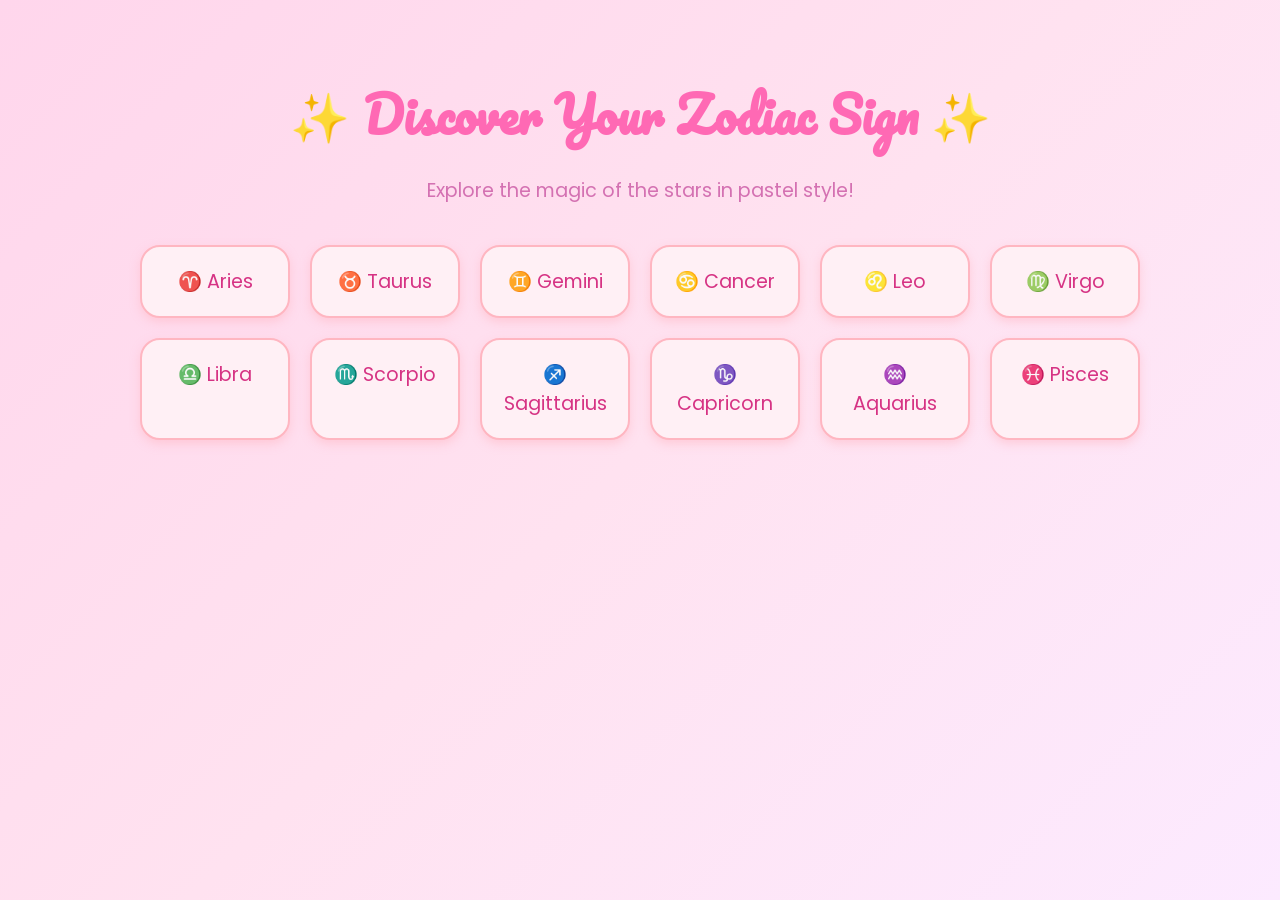
<file: index.html>
<!DOCTYPE html>
<html lang="en">
<head>
  <meta charset="UTF-8" />
  <meta name="viewport" content="width=device-width, initial-scale=1.0" />
  <title>Zodiac Signs</title>
  <link rel="stylesheet" href="style.css" />
  <link href="https://fonts.googleapis.com/css2?family=Pacifico&family=Poppins:wght@300;500&display=swap" rel="stylesheet">
</head>
<body class="girly">
  <div class="container">
    <header>
      <h1>✨ Discover Your Zodiac Sign ✨</h1>
      <p>Explore the magic of the stars in pastel style!</p>
    </header>

    <section class="sign-grid">
      <a href="aries.html" class="sign-card">♈ Aries</a>
      <a href="taurus.html" class="sign-card">♉ Taurus</a>
      <a href="gemini.html" class="sign-card">♊ Gemini</a>
      <a href="cancer.html" class="sign-card">♋ Cancer</a>
      <a href="leo.html" class="sign-card">♌ Leo</a>
      <a href="virgo.html" class="sign-card">♍ Virgo</a>
      <a href="libra.html" class="sign-card">♎ Libra</a>
      <a href="scorpio.html" class="sign-card">♏ Scorpio</a>
      <a href="sagittarius.html" class="sign-card">♐ Sagittarius</a>
      <a href="capricorn.html" class="sign-card">♑ Capricorn</a>
      <a href="aquarius.html" class="sign-card">♒ Aquarius</a>
      <a href="pisces.html" class="sign-card">♓ Pisces</a>
    </section>
  </div>
</body>
</html>
</file>
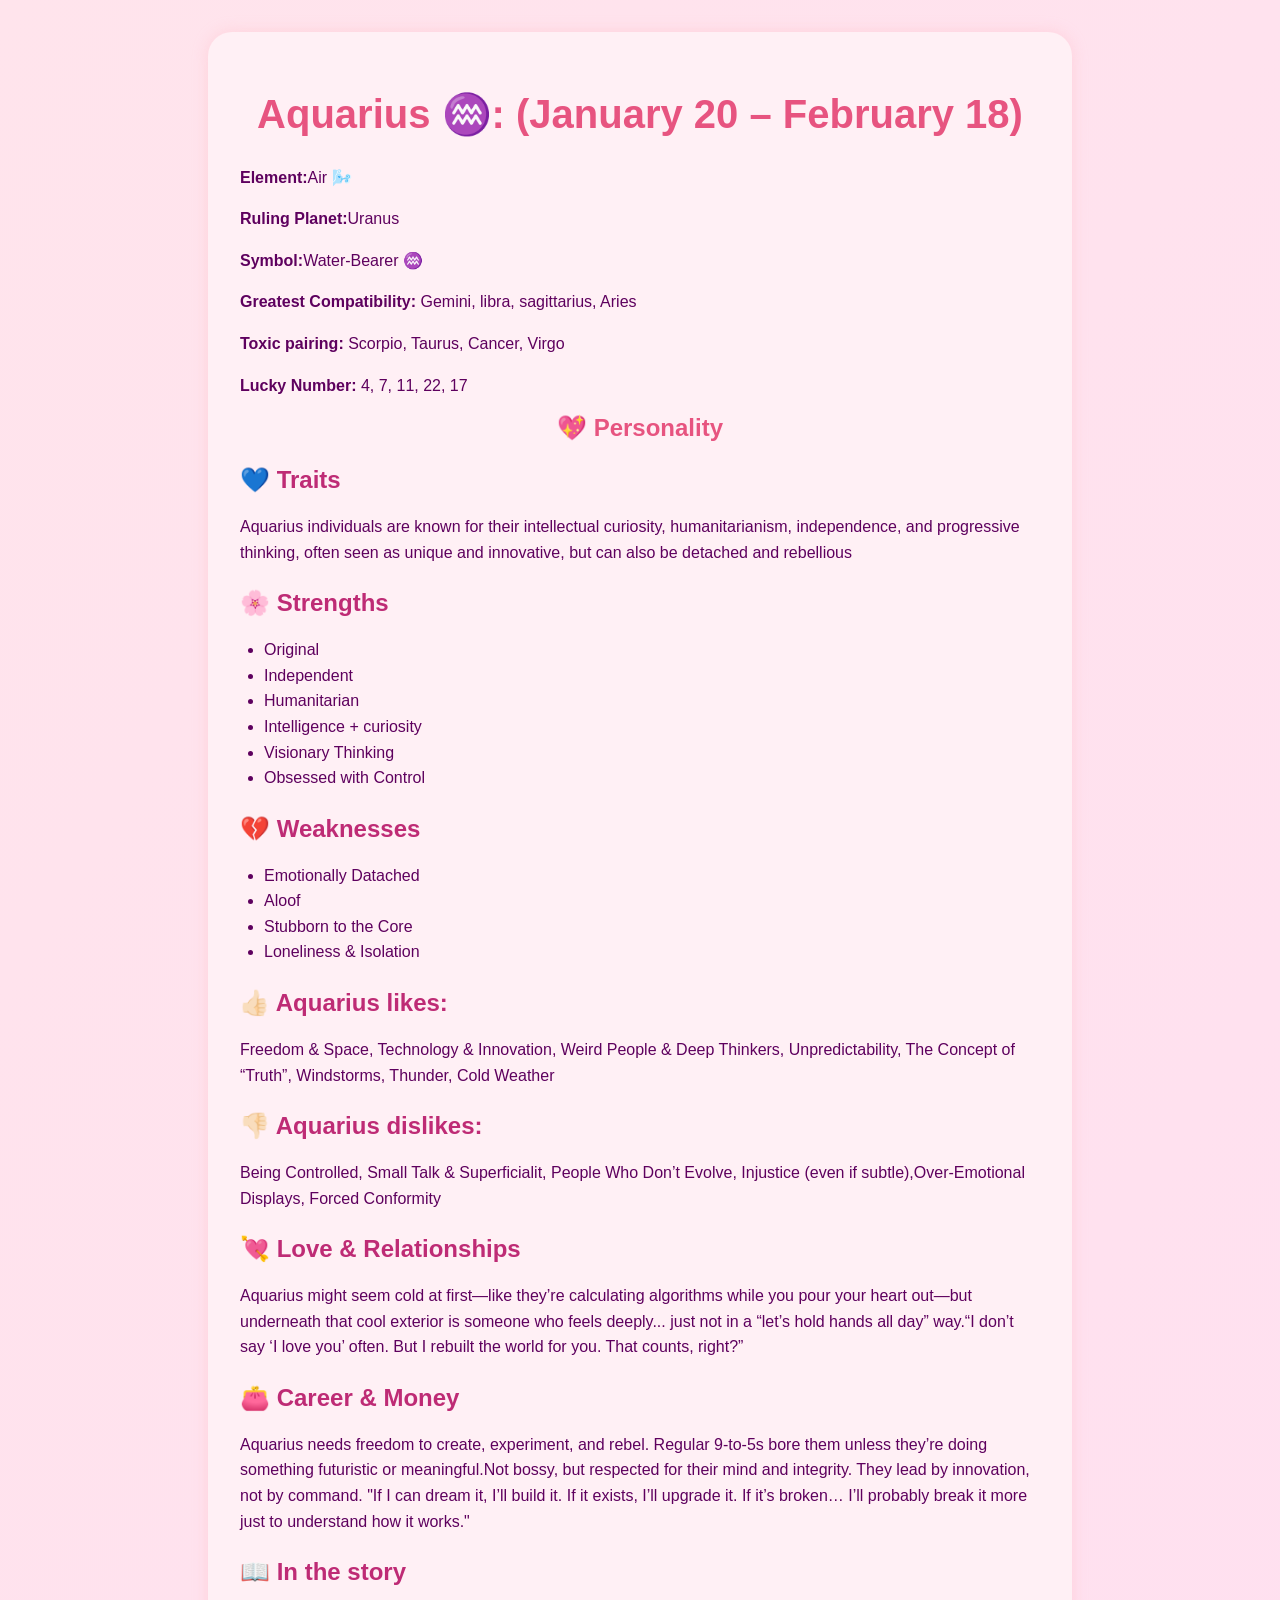
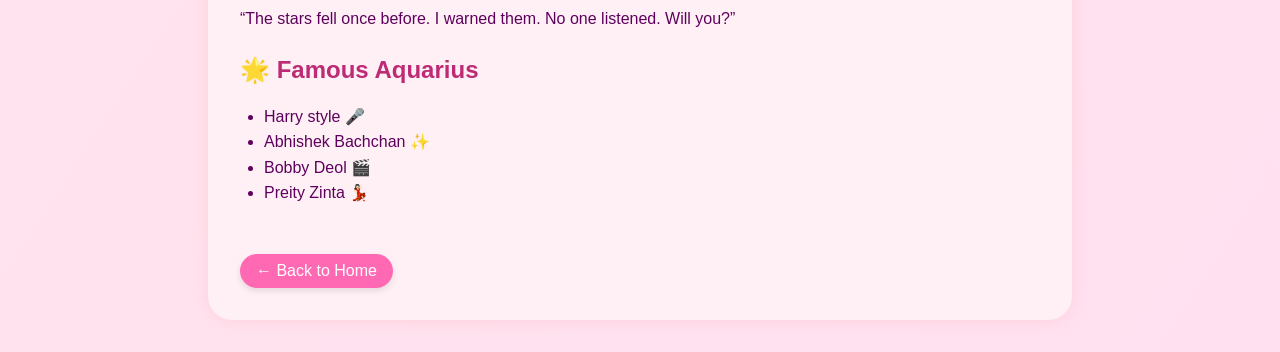
<file: aquarius.html>
<!DOCTYPE html>
<html lang="en">
<head>
  <meta charset="UTF-8" />
  <meta name="viewport" content="width=device-width, initial-scale=1.0"/>
  <title>Gemini - Zodiac Sign</title>
  <style>
    body {
      font-family: 'Quicksand', sans-serif;
      background: linear-gradient(to bottom right, #ffe4ec, #ffe0f0);
      color: #5e005e;
      margin: 0;
      padding: 2rem;
    }

    .container {
      max-width: 800px;
      margin: auto;
      background: #fff0f5;
      padding: 2rem;
      border-radius: 24px;
      box-shadow: 0 0 15px rgba(255, 182, 193, 0.4);
    }

    h1 {
      color: #e75480;
      text-align: center;
      font-size: 2.5rem;
    }

    h2 {
      margin-top: 1.5rem;
      color: #be2b75;
      font-size: 1.4rem;
    }

    p, li {
      font-size: 1rem;
      line-height: 1.6;
    }

    ul {
      padding-left: 1.5rem;
    }

    a {
      display: inline-block;
      margin-top: 2rem;
      text-decoration: none;
      color: #fff;
      background-color: #ff69b4;
      padding: 0.5rem 1rem;
      border-radius: 20px;
      box-shadow: 0 3px 6px rgba(0,0,0,0.1);
      transition: background-color 0.3s;
    }

    a:hover {
      background-color: #ff1493;
    }

    .emoji {
      font-size: 1.5rem;
    }
  </style>
</head>
<body>
  <div class="container">
    <h1> Aquarius ♒️: (January 20 – February 18)</h1>
    <p><strong>Element:</strong>Air 🌬️ </p>
    
    <p><strong>Ruling Planet:</strong>Uranus </p>
    <p><strong>Symbol:</strong>Water-Bearer ♒️ </p>
    <p><strong>Greatest Compatibility:</strong> Gemini, libra, sagittarius, Aries</p>
    <p><strong>Toxic pairing:</strong> Scorpio, Taurus, Cancer, Virgo</p>
    <p><strong>Lucky Number:</strong> 4, 7, 11, 22, 17</p>

    <h1 class="emoji">💖 Personality</h1>
    <h2 class="emoji">💙 Traits</h2>
    <p>Aquarius individuals are known for their intellectual curiosity, humanitarianism, independence, and progressive thinking, often seen as unique and innovative, but can also be detached and rebellious</p>

    <h2 class="emoji">🌸 Strengths</h2>
    <ul>
      <li>Original</li>
      <li>Independent</li>
      <li>Humanitarian</li>
      <li>Intelligence + curiosity</li>
      <li>Visionary Thinking</li>
      <li>Obsessed with Control </li>
    </ul>

    <h2 class="emoji">💔 Weaknesses</h2>
      <ul>
      <li>Emotionally Datached</li>
      <li>Aloof</li>
      <li>Stubborn to the Core</li>
      <li>Loneliness & Isolation</li>
    </ul>
    <h2 class="emoji">👍🏻 Aquarius likes:</h2>
    <p>Freedom & Space,  Technology & Innovation, Weird People & Deep Thinkers, Unpredictability, The Concept of “Truth”, Windstorms, Thunder, Cold Weather</p>
    <h2 class="emoji">👎🏻 Aquarius dislikes:</h2>
    <p>Being Controlled, Small Talk & Superficialit, People Who Don’t Evolve, Injustice (even if subtle),Over-Emotional Displays,  Forced Conformity</p>

    <h2 class="emoji">💘 Love & Relationships</h2>
    <p>Aquarius might seem cold at first—like they’re calculating algorithms while you pour your heart out—but underneath that cool exterior is someone who feels deeply... just not in a “let’s hold hands all day” way.“I don’t say ‘I love you’ often. But I rebuilt the world for you. That counts, right?”
    </p>

    <h2 class="emoji">👛 Career & Money</h2>
    <p>Aquarius needs freedom to create, experiment, and rebel. Regular 9-to-5s bore them unless they’re doing something futuristic or meaningful.Not bossy, but respected for their mind and integrity. They lead by innovation, not by command.
      "If I can dream it, I’ll build it. If it exists, I’ll upgrade it. If it’s broken… I’ll probably break it more just to understand how it works."
    </p>
    <h2 class="emoji">📖 In the story</h2><p>“The stars fell once before. I warned them. No one listened. Will you?”</p>

    <h2 class="emoji">🌟 Famous Aquarius</h2>
    <ul>
      <li>Harry style 🎤</li>
      <li>Abhishek Bachchan ✨</li>
      <li>Bobby Deol 🎬</li>
      <li>Preity Zinta 💃🏻

      </li>
    </ul>

    <a href="index.html">← Back to Home</a>
  </div>
</body>
</html>
</file>
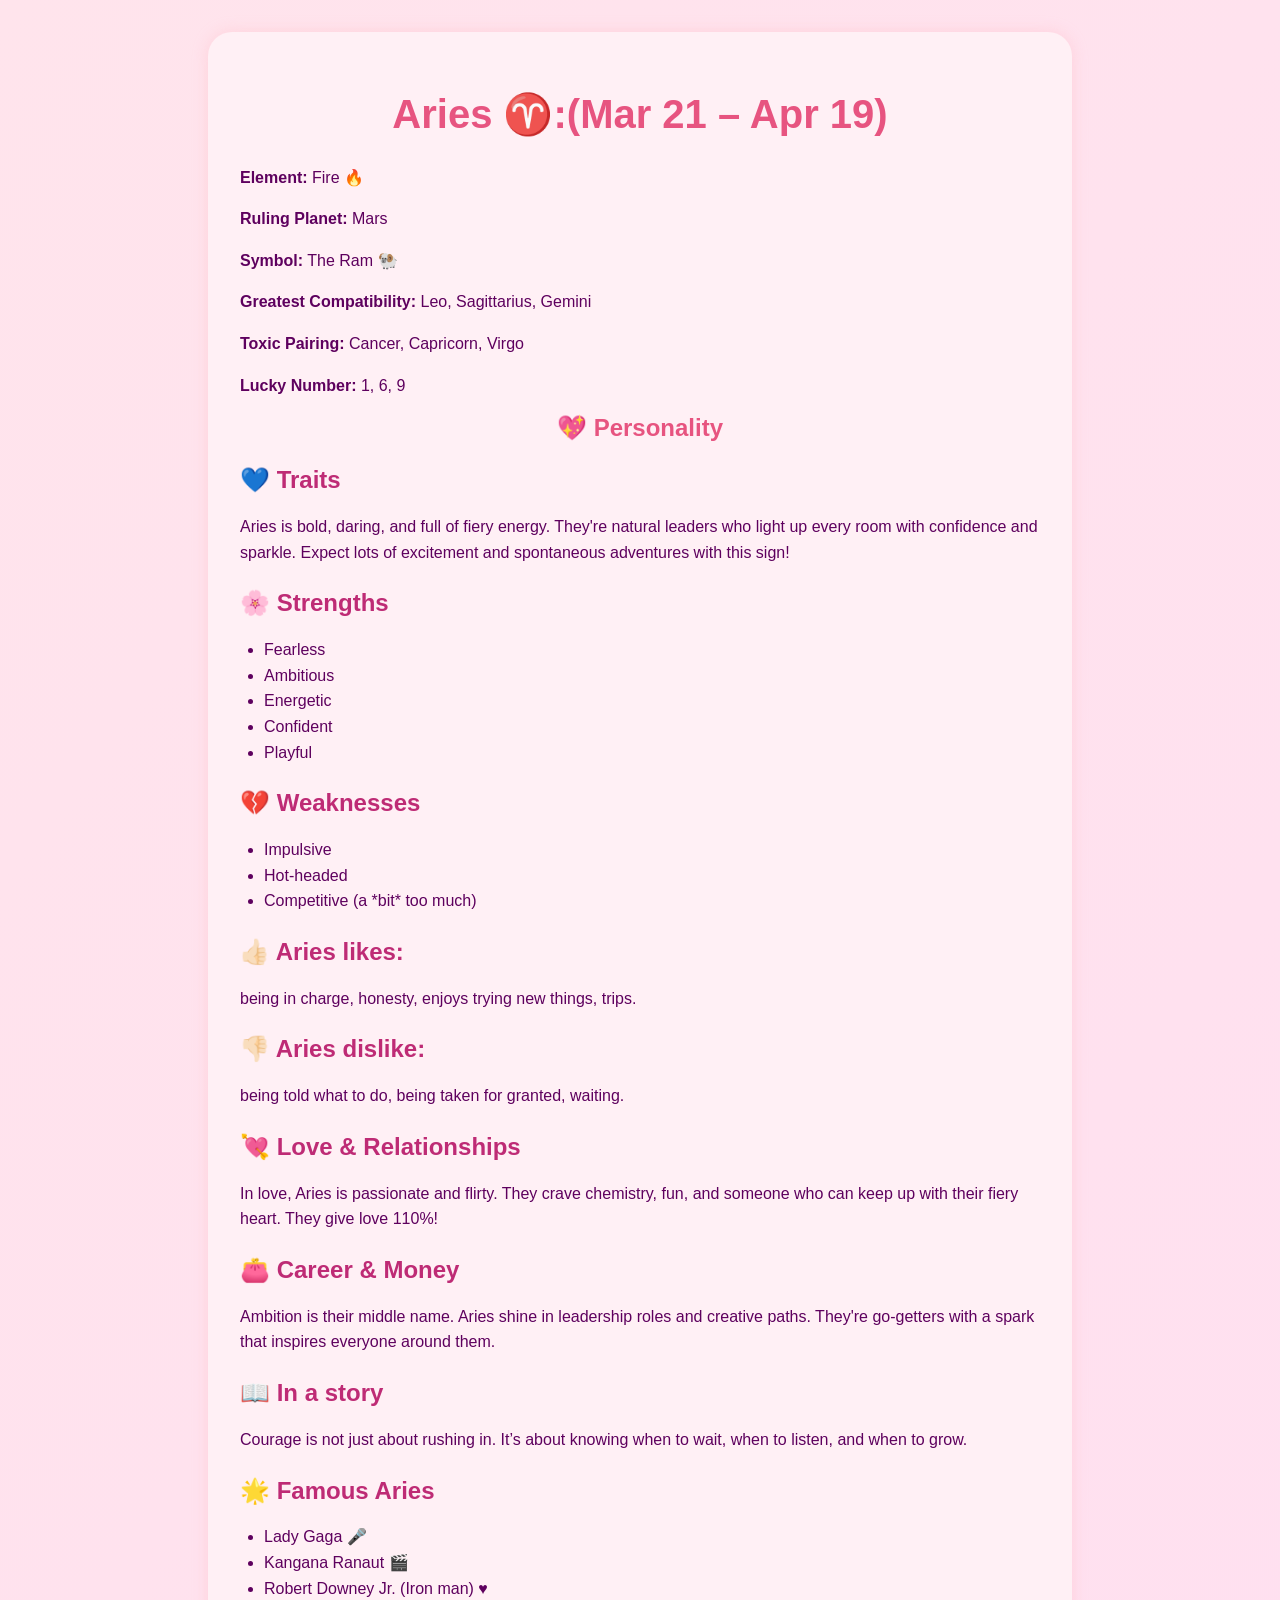
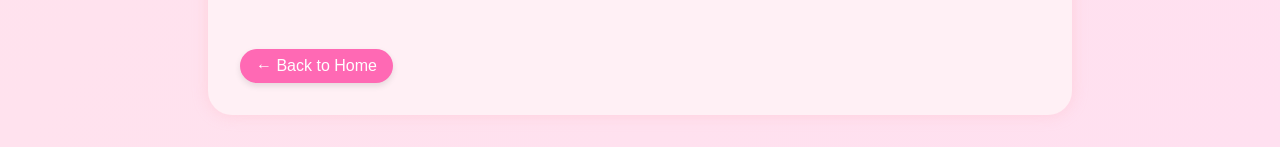
<file: aries.html>
<!DOCTYPE html>
<html lang="en">
<head>
  <meta charset="UTF-8" />
  <meta name="viewport" content="width=device-width, initial-scale=1.0"/>
  <title>Gemini - Zodiac Sign</title>
  <style>
    body {
      font-family: 'Quicksand', sans-serif;
      background: linear-gradient(to bottom right, #ffe4ec, #ffe0f0);
      color: #5e005e;
      margin: 0;
      padding: 2rem;
    }

    .container {
      max-width: 800px;
      margin: auto;
      background: #fff0f5;
      padding: 2rem;
      border-radius: 24px;
      box-shadow: 0 0 15px rgba(255, 182, 193, 0.4);
    }

    h1 {
      color: #e75480;
      text-align: center;
      font-size: 2.5rem;
    }

    h2 {
      margin-top: 1.5rem;
      color: #be2b75;
      font-size: 1.4rem;
    }

    p, li {
      font-size: 1rem;
      line-height: 1.6;
    }

    ul {
      padding-left: 1.5rem;
    }

    a {
      display: inline-block;
      margin-top: 2rem;
      text-decoration: none;
      color: #fff;
      background-color: #ff69b4;
      padding: 0.5rem 1rem;
      border-radius: 20px;
      box-shadow: 0 3px 6px rgba(0,0,0,0.1);
      transition: background-color 0.3s;
    }

    a:hover {
      background-color: #ff1493;
    }

    .emoji {
      font-size: 1.5rem;
    }
  </style>
</head>
<body>
  <div class="container">
    <h1> Aries ♈️:(Mar 21 – Apr 19)</h1>
    <p><strong>Element:</strong> Fire 🔥</p>
    <p><strong>Ruling Planet:</strong> Mars</p>
    <p><strong>Symbol:</strong> The Ram 🐏</p>
    <p><strong>Greatest Compatibility:</strong> Leo, Sagittarius, Gemini </p>
    <p><strong>Toxic Pairing:</strong> Cancer, Capricorn, Virgo</p>
    <p><strong>Lucky Number:</strong> 1, 6, 9 </p>

    <h1 class="emoji">💖 Personality</h1>
    <h2 class="emoji">💙 Traits</h2>
    <p>Aries is bold, daring, and full of fiery energy. They're natural leaders who light up every room with confidence and sparkle. Expect lots of excitement and spontaneous adventures with this sign!</p>

    <h2 class="emoji">🌸 Strengths</h2>
    <ul>
      <li>Fearless</li>
      <li>Ambitious</li>
      <li>Energetic</li>
      <li>Confident</li>
      <li>Playful</li>
    </ul>

    <h2 class="emoji">💔 Weaknesses</h2>
      <ul>
      <li>Impulsive</li>
      <li>Hot-headed</li>
      <li>Competitive (a *bit* too much)</li>
    </ul>
    <h2 class="emoji">👍🏻 Aries likes:</h2>
    <p> being in charge, honesty, enjoys trying new things, trips.</p>
    <h2 class="emoji">👎🏻 Aries dislike:</h2>
    <p> being told what to do, being taken for granted, waiting.</p>

    <h2 class="emoji">💘 Love & Relationships</h2>
    <p>In love, Aries is passionate and flirty. They crave chemistry, fun, and someone who can keep up with their fiery heart. They give love 110%!</p>

    <h2 class="emoji">👛 Career & Money</h2>
    <p>Ambition is their middle name. Aries shine in leadership roles and creative paths. They're go-getters with a spark that inspires everyone around them.</p>
    <h2 class="emoji"> 📖 In a story</h2><p>Courage is not just about rushing in. It’s about knowing when to wait, when to listen, and when to grow.    </p>

    <h2 class="emoji">🌟 Famous Aries</h2>
    <ul>
      <li>Lady Gaga 🎤</li>
      <li>Kangana Ranaut 🎬</li>
      <li> Robert Downey Jr. (Iron man) ♥️</li>
    </ul>

    <a href="index.html">← Back to Home</a>
  </div>
</body>
</html>
</file>
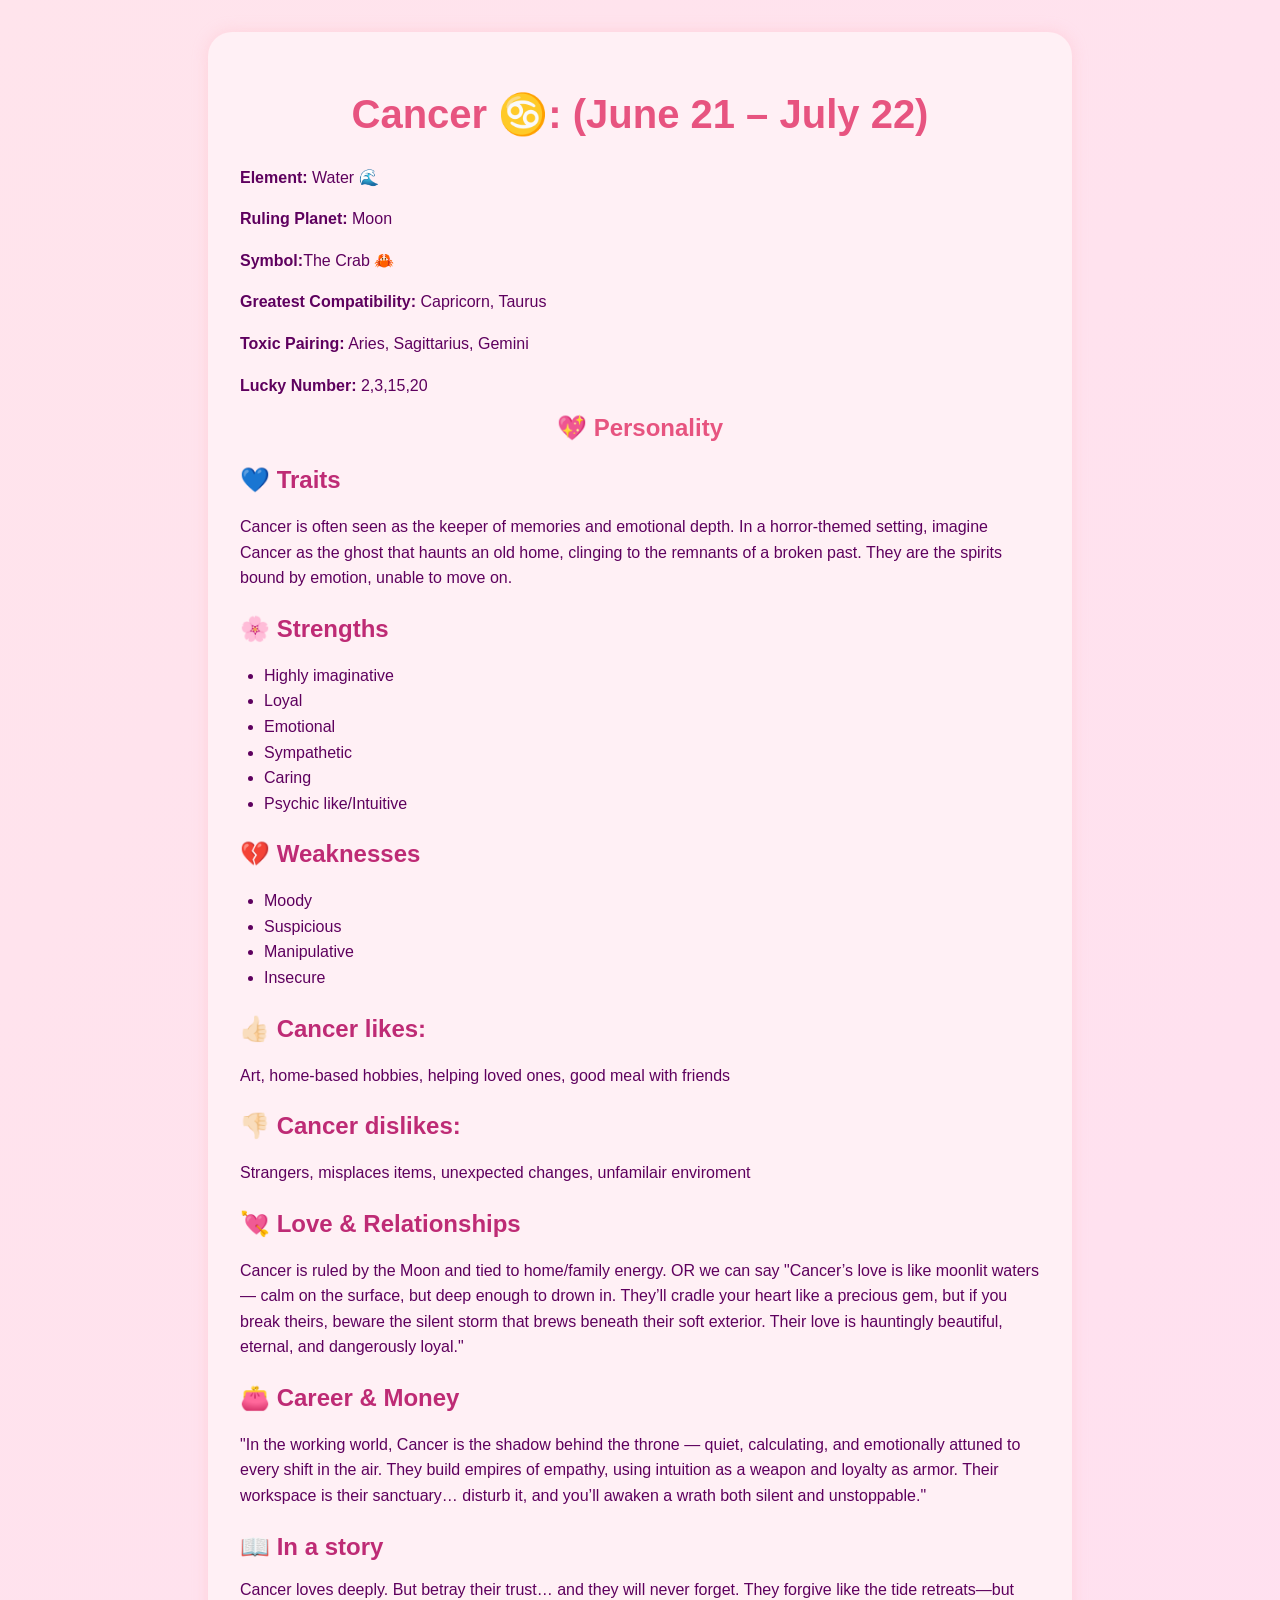
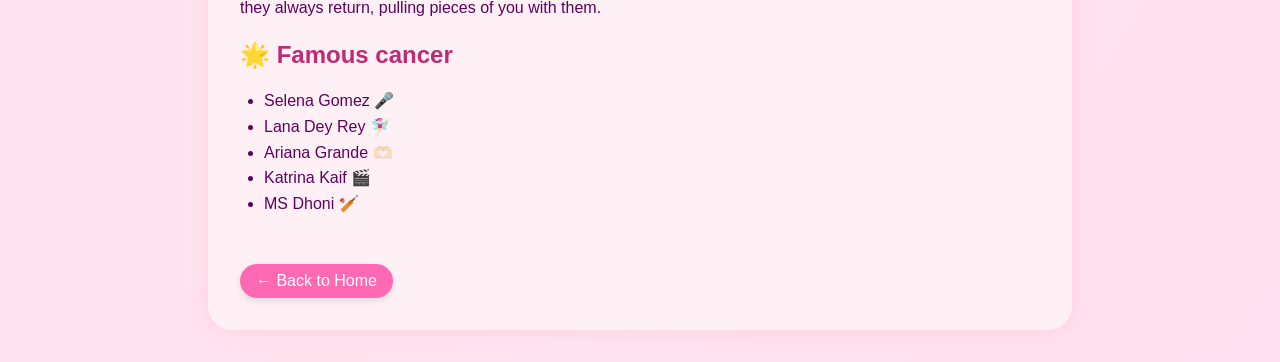
<file: cancer.html>
<!DOCTYPE html>
<html lang="en">
<head>
  <meta charset="UTF-8" />
  <meta name="viewport" content="width=device-width, initial-scale=1.0"/>
  <title>Cancer- Zodiac Sign</title>
  <style>
    body {
      font-family: 'Quicksand', sans-serif;
      background: linear-gradient(to bottom right, #ffe4ec, #ffe0f0);
      color: #5e005e;
      margin: 0;
      padding: 2rem;
    }

    .container {
      max-width: 800px;
      margin: auto;
      background: #fff0f5;
      padding: 2rem;
      border-radius: 24px;
      box-shadow: 0 0 15px rgba(255, 182, 193, 0.4);
    }

    h1 {
      color: #e75480;
      text-align: center;
      font-size: 2.5rem;
    }

    h2 {
      margin-top: 1.5rem;
      color: #be2b75;
      font-size: 1.4rem;
    }

    p, li {
      font-size: 1rem;
      line-height: 1.6;
    }

    ul {
      padding-left: 1.5rem;
    }

    a {
      display: inline-block;
      margin-top: 2rem;
      text-decoration: none;
      color: #fff;
      background-color: #ff69b4;
      padding: 0.5rem 1rem;
      border-radius: 20px;
      box-shadow: 0 3px 6px rgba(0,0,0,0.1);
      transition: background-color 0.3s;
    }

    a:hover {
      background-color: #ff1493;
    }

    .emoji {
      font-size: 1.5rem;
    }
  </style>
</head>
<body>
  <div class="container">
    <h1>Cancer ♋️: (June 21 – July 22) </h1>
    <p><strong>Element:</strong> Water 🌊</p>
    
    <p><strong>Ruling Planet:</strong> Moon </p>
    <p><strong>Symbol:</strong>The Crab 🦀 </p>
    <p><strong>Greatest Compatibility:</strong> Capricorn, Taurus</p>
    <p><strong>Toxic Pairing:</strong> Aries, Sagittarius, Gemini</p>
    <p><strong>Lucky Number:</strong> 2,3,15,20</p>

    <h1 class="emoji">💖 Personality</h1>
    <h2 class="emoji">💙 Traits</h2>
    <p>Cancer is often seen as the keeper of memories and emotional depth. In a horror-themed setting, imagine Cancer as the ghost that haunts an old home, clinging to the remnants of a broken past. They are the spirits bound by emotion, unable to move on.</p>

    <h2 class="emoji">🌸 Strengths</h2>
    <ul>
      <li>Highly imaginative</li>
      <li>Loyal</li>
      <li>Emotional</li>
      <li>Sympathetic</li>
      <li>Caring</li>
      <li>Psychic like/Intuitive</li>
    </ul>

    <h2 class="emoji">💔 Weaknesses</h2>
      <ul>
      <li>Moody</li>
      <li>Suspicious</li>
      <li>Manipulative</li>
      <li>Insecure</li>
    </ul>
    <h2 class="emoji">👍🏻 Cancer likes:</h2>
    <p> Art, home-based hobbies, helping loved ones, good meal with friends</p>
    <h2 class="emoji">👎🏻 Cancer dislikes:</h2>
    <p>Strangers, misplaces items, unexpected changes, unfamilair enviroment </p>

    <h2 class="emoji">💘 Love & Relationships</h2>
    <p>Cancer is ruled by the Moon and tied to home/family energy. OR we can say
      "Cancer’s love is like moonlit waters — calm on the surface, but deep enough to drown in. They’ll cradle your heart like a precious gem, but if you break theirs, beware the silent storm that brews beneath their soft exterior. Their love is hauntingly beautiful, eternal, and dangerously loyal."</p>

    <h2 class="emoji">👛 Career & Money</h2>
    <p>"In the working world, Cancer is the shadow behind the throne — quiet, calculating, and emotionally attuned to every shift in the air. They build empires of empathy, using intuition as a weapon and loyalty as armor. Their workspace is their sanctuary… disturb it, and you’ll awaken a wrath both silent and unstoppable."</p>
    <h2 class="emoji"> 📖 In a story</h2>Cancer loves deeply. But betray their trust… and they will never forget. They forgive like the tide retreats—but they always return, pulling pieces of you with them.


    <h2 class="emoji">🌟 Famous cancer</h2>
    <ul>
      <li>Selena Gomez 🎤</li>
      <li>Lana Dey Rey 🧚🏻‍♀️</li>
      <li> Ariana Grande 🫶🏻</li>
      <li>Katrina Kaif 🎬</li>
      <li>MS Dhoni 🏏</li>
    </ul>

    <a href="index.html">← Back to Home</a>
  </div>
</body>
</html>
</file>
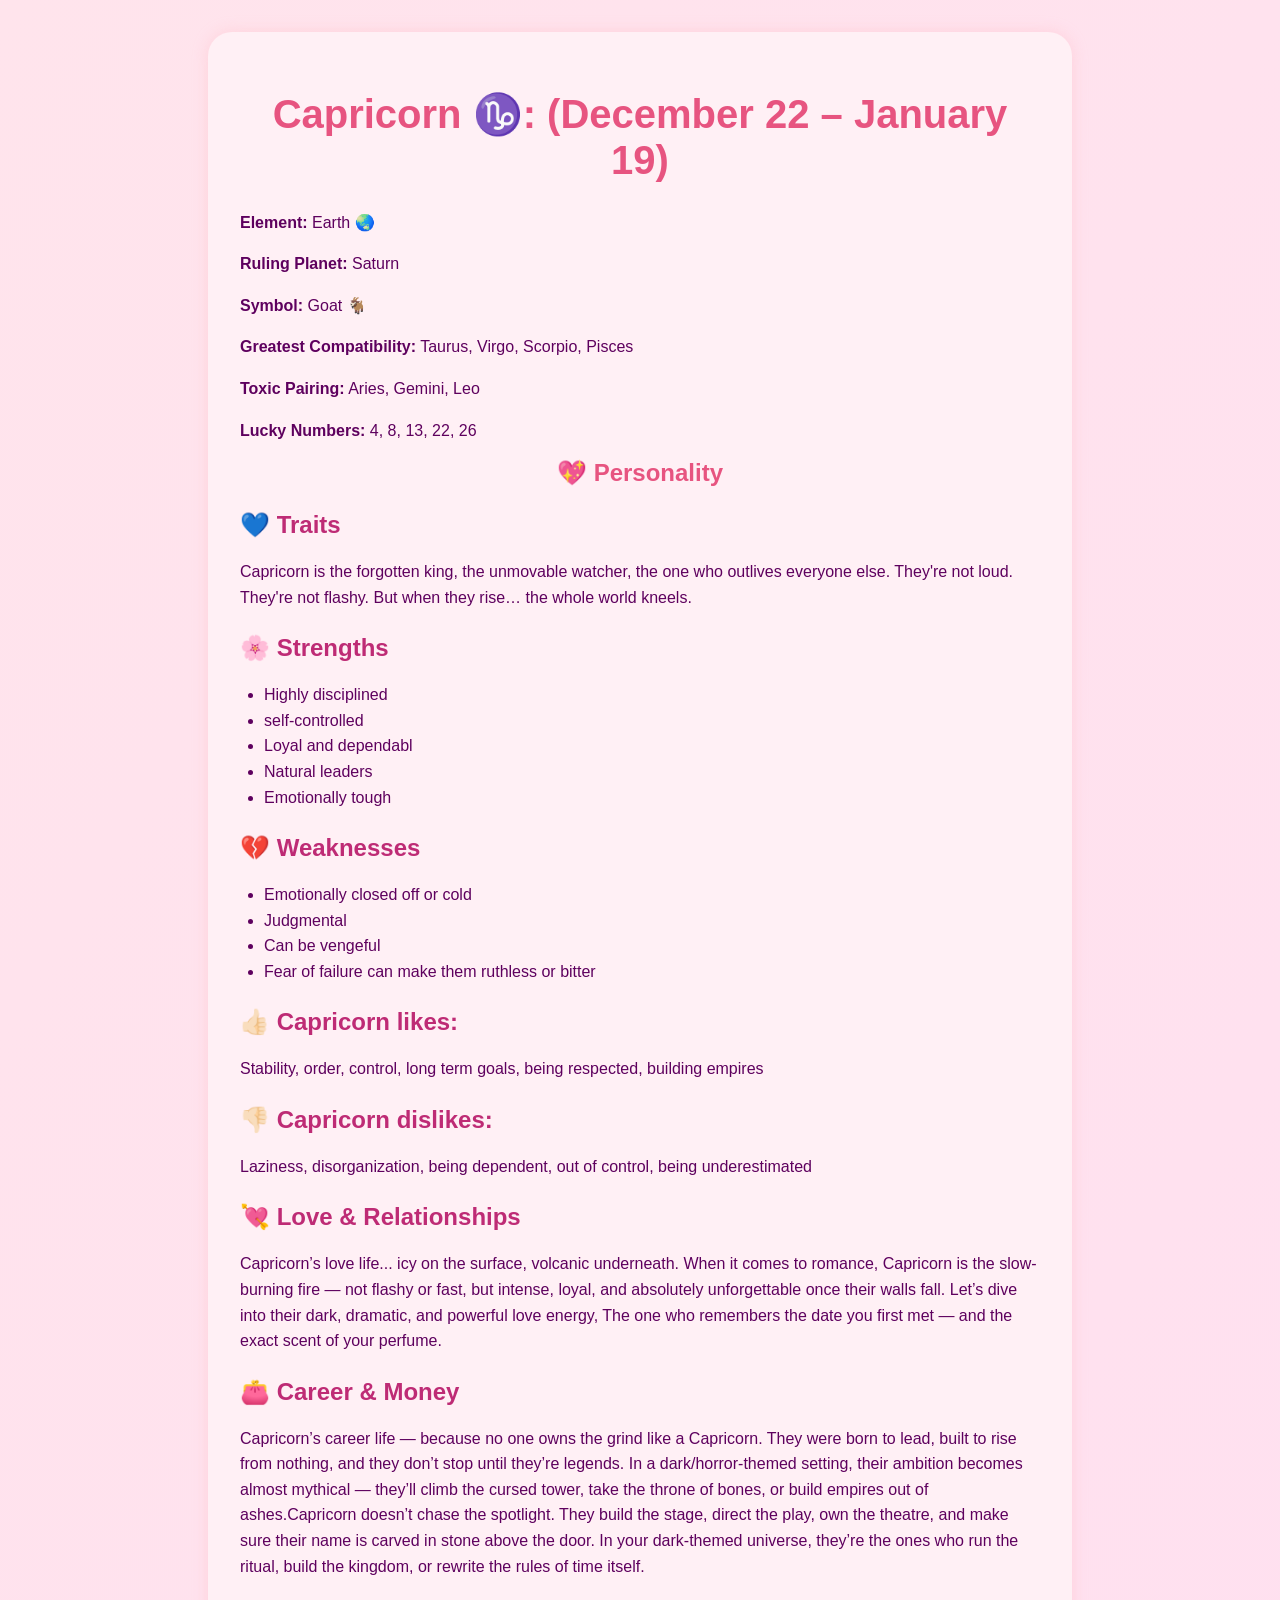
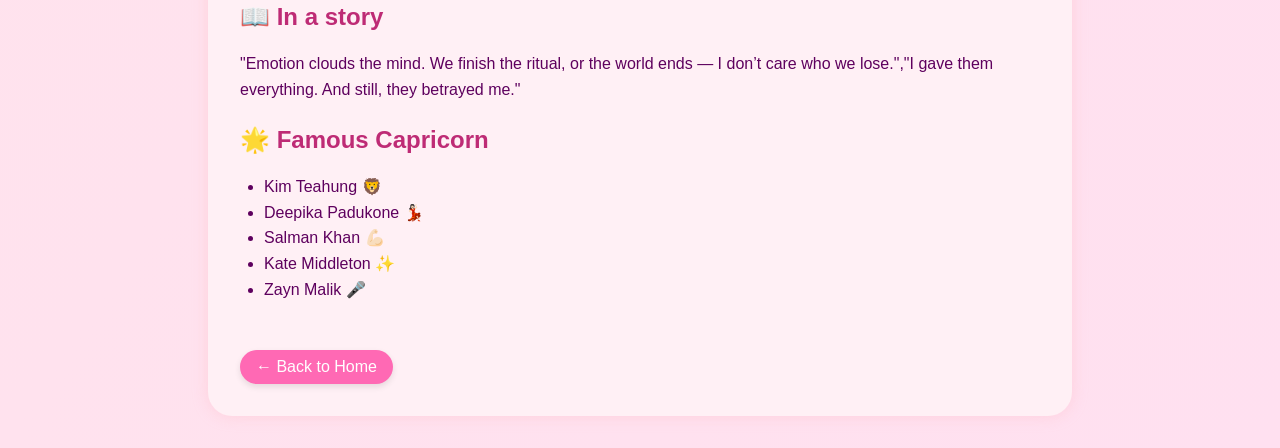
<file: capricorn.html>
<!DOCTYPE html>
<html lang="en">
<head>
  <meta charset="UTF-8" />
  <meta name="viewport" content="width=device-width, initial-scale=1.0"/>
  <title>Gemini - Zodiac Sign</title>
  <style>
    body {
      font-family: 'Quicksand', sans-serif;
      background: linear-gradient(to bottom right, #ffe4ec, #ffe0f0);
      color: #5e005e;
      margin: 0;
      padding: 2rem;
    }

    .container {
      max-width: 800px;
      margin: auto;
      background: #fff0f5;
      padding: 2rem;
      border-radius: 24px;
      box-shadow: 0 0 15px rgba(255, 182, 193, 0.4);
    }

    h1 {
      color: #e75480;
      text-align: center;
      font-size: 2.5rem;
    }

    h2 {
      margin-top: 1.5rem;
      color: #be2b75;
      font-size: 1.4rem;
    }

    p, li {
      font-size: 1rem;
      line-height: 1.6;
    }

    ul {
      padding-left: 1.5rem;
    }

    a {
      display: inline-block;
      margin-top: 2rem;
      text-decoration: none;
      color: #fff;
      background-color: #ff69b4;
      padding: 0.5rem 1rem;
      border-radius: 20px;
      box-shadow: 0 3px 6px rgba(0,0,0,0.1);
      transition: background-color 0.3s;
    }

    a:hover {
      background-color: #ff1493;
    }

    .emoji {
      font-size: 1.5rem;
    }
  </style>
</head>
<body>
  <div class="container">
    <h1>Capricorn ♑️: (December 22 – January 19) </h1>
    <p><strong>Element:</strong> Earth 🌏 </p>
    
    <p><strong>Ruling Planet:</strong> Saturn</p>
    <p><strong>Symbol:</strong> Goat 🐐</p>
    <p><strong>Greatest Compatibility:</strong> Taurus, Virgo, Scorpio, Pisces</p>
    <p><strong>Toxic Pairing:</strong> Aries, Gemini, Leo</p>
    <p><strong>Lucky Numbers:</strong> 4, 8, 13, 22, 26</p>

    <h1 class="emoji">💖 Personality</h1>
    <h2 class="emoji">💙 Traits</h2>
    <p>Capricorn is the forgotten king, the unmovable watcher, the one who outlives everyone else. They're not loud. They're not flashy. But when they rise… the whole world kneels.</p>

    <h2 class="emoji">🌸 Strengths</h2>
    <ul>
      <li>Highly disciplined </li>
      <li>self-controlled</li>
      <li>Loyal and dependabl</li>
      <li>Natural leaders</li>
      <li>Emotionally tough</li>
    </ul>

    <h2 class="emoji">💔 Weaknesses</h2>
      <ul>
      <li>Emotionally closed off or cold</li>
      <li>Judgmental</li>
      <li>Can be vengeful</li>
      <li>Fear of failure can make them ruthless or bitter</li>
    </ul>
    <h2 class="emoji">👍🏻 Capricorn likes:</h2>
    <p> Stability, order, control, long term goals, being respected, building empires</p>
   
    <h2 class="emoji">👎🏻 Capricorn dislikes:</h2>
    <p>Laziness, disorganization, being dependent, out of control, being underestimated</p>

    <h2 class="emoji">💘 Love & Relationships</h2>
    <p>Capricorn’s love life... icy on the surface, volcanic underneath. When it comes to romance, Capricorn is the slow-burning fire — not flashy or fast, but intense, loyal, and absolutely unforgettable once their walls fall. Let’s dive into their dark, dramatic, and powerful love energy, The one who remembers the date you first met — and the exact scent of your perfume.</p>

    <h2 class="emoji">👛 Career & Money</h2>
    <p>Capricorn’s career life — because no one owns the grind like a Capricorn. They were born to lead, built to rise from nothing, and they don’t stop until they’re legends. In a dark/horror-themed setting, their ambition becomes almost mythical — they’ll climb the cursed tower, take the throne of bones, or build empires out of ashes.Capricorn doesn’t chase the spotlight. They build the stage, direct the play, own the theatre, and make sure their name is carved in stone above the door. In your dark-themed universe, they’re the ones who run the ritual, build the kingdom, or rewrite the rules of time itself. </p>
    <h2 class="emoji">📖 In a story</h2><p>"Emotion clouds the mind. We finish the ritual, or the world ends — I don’t care who we lose.","I gave them everything. And still, they betrayed me."

    </p>

    <h2 class="emoji">🌟 Famous Capricorn </h2>
    <ul>
      <li>Kim Teahung 🦁</li>
      <li>Deepika Padukone 💃🏻</li>
      <li> Salman Khan 💪🏻</li>
      <li>Kate Middleton ✨</li>
      <li>Zayn Malik 🎤</li>
     
    </ul>

    <a href="index.html">← Back to Home</a>
  </div>
</body>
</html>
</file>
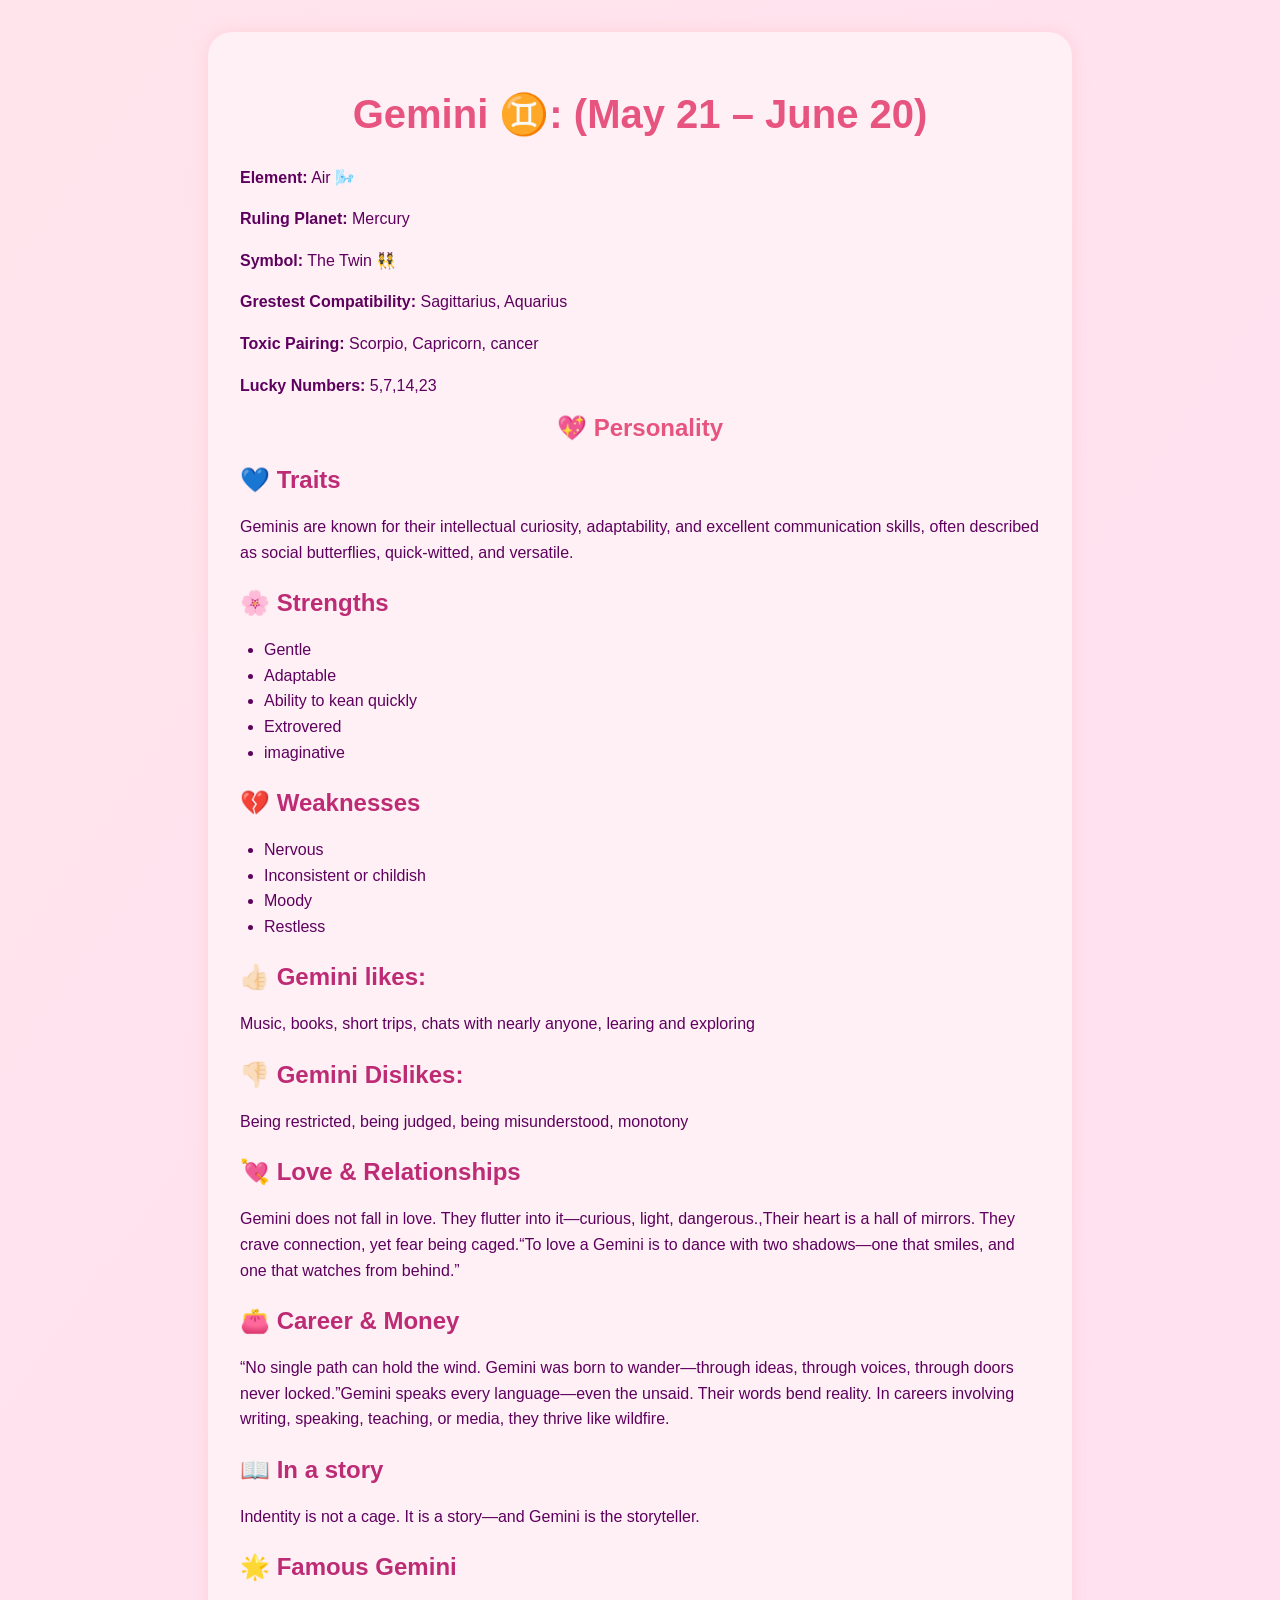
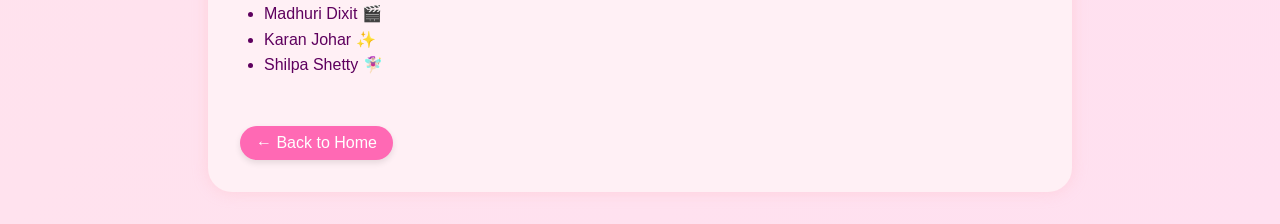
<file: gemini.html>
<!DOCTYPE html>
<html lang="en">
<head>
  <meta charset="UTF-8" />
  <meta name="viewport" content="width=device-width, initial-scale=1.0"/>
  <title>Gemini - Zodiac Sign</title>
  <style>
    body {
      font-family: 'Quicksand', sans-serif;
      background: linear-gradient(to bottom right, #ffe4ec, #ffe0f0);
      color: #5e005e;
      margin: 0;
      padding: 2rem;
    }

    .container {
      max-width: 800px;
      margin: auto;
      background: #fff0f5;
      padding: 2rem;
      border-radius: 24px;
      box-shadow: 0 0 15px rgba(255, 182, 193, 0.4);
    }

    h1 {
      color: #e75480;
      text-align: center;
      font-size: 2.5rem;
    }

    h2 {
      margin-top: 1.5rem;
      color: #be2b75;
      font-size: 1.4rem;
    }

    p, li {
      font-size: 1rem;
      line-height: 1.6;
    }

    ul {
      padding-left: 1.5rem;
    }

    a {
      display: inline-block;
      margin-top: 2rem;
      text-decoration: none;
      color: #fff;
      background-color: #ff69b4;
      padding: 0.5rem 1rem;
      border-radius: 20px;
      box-shadow: 0 3px 6px rgba(0,0,0,0.1);
      transition: background-color 0.3s;
    }

    a:hover {
      background-color: #ff1493;
    }

    .emoji {
      font-size: 1.5rem;
    }
  </style>
</head>
<body>
  <div class="container">
    <h1> Gemini ♊️: (May 21 – June 20)</h1>
    <p><strong>Element:</strong>  Air 🌬️</p>
    
    <p><strong>Ruling Planet:</strong> Mercury </p>
    <p><strong>Symbol:</strong> The Twin 👯 </p>
    <p><strong>Grestest Compatibility:</strong> Sagittarius, Aquarius </p>
    <p><strong>Toxic Pairing:</strong> Scorpio, Capricorn, cancer</p>
    <p><strong>Lucky Numbers:</strong> 5,7,14,23</p>

    <h1 class="emoji">💖 Personality</h1>
    <h2 class="emoji">💙 Traits</h2>
    <p>Geminis are known for their intellectual curiosity, adaptability, and excellent communication skills, often described as social butterflies, quick-witted, and versatile. </p>

    <h2 class="emoji">🌸 Strengths</h2>
    <ul>
      <li>Gentle</li>
      <li>Adaptable</li>
      <li>Ability to kean quickly</li>
      <li>Extrovered</li>
      <li>imaginative</li>
    </ul>

    <h2 class="emoji">💔 Weaknesses</h2>
      <ul>
      <li>Nervous</li>
      <li>Inconsistent or childish</li>
      <li>Moody</li>
      <li>Restless</li>
    </ul>
    <h2 class="emoji">👍🏻 Gemini likes:</h2>
    <p>Music, books, short trips, chats with nearly anyone, learing and exploring</p>
    <h2 class="emoji">👎🏻 Gemini Dislikes:</h2>
    <p>Being restricted, being judged, being misunderstood, monotony </p>

    <h2 class="emoji">💘 Love & Relationships</h2>
    
      <p>Gemini does not fall in love.
        They flutter into it—curious, light, dangerous.,Their heart is a hall of mirrors.
      They crave connection, yet fear being caged.“To love a Gemini is to dance with two shadows—one that smiles, and one that watches from behind.”</p>
    

    <h2 class="emoji">👛 Career & Money</h2>
    <p>“No single path can hold the wind. Gemini was born to wander—through ideas, through voices, through doors never locked.”Gemini speaks every language—even the unsaid. Their words bend reality. In careers involving writing, speaking, teaching, or media, they thrive like wildfire.</p>
    <h2 class="emoji"> 📖 In a story</h2> <p>Indentity is not a cage. It is a story—and Gemini is the storyteller. </p>
    
    <h2 class="emoji">🌟 Famous Gemini</h2>
    <ul>
      <li>Madhuri Dixit 🎬</li>
      <li>Karan Johar ✨

      </li>
      <li>Shilpa Shetty 🧚🏻‍♀️</li>
    </ul>

    <a href="index.html">← Back to Home</a>
  </div>
</body>
</html>
</file>
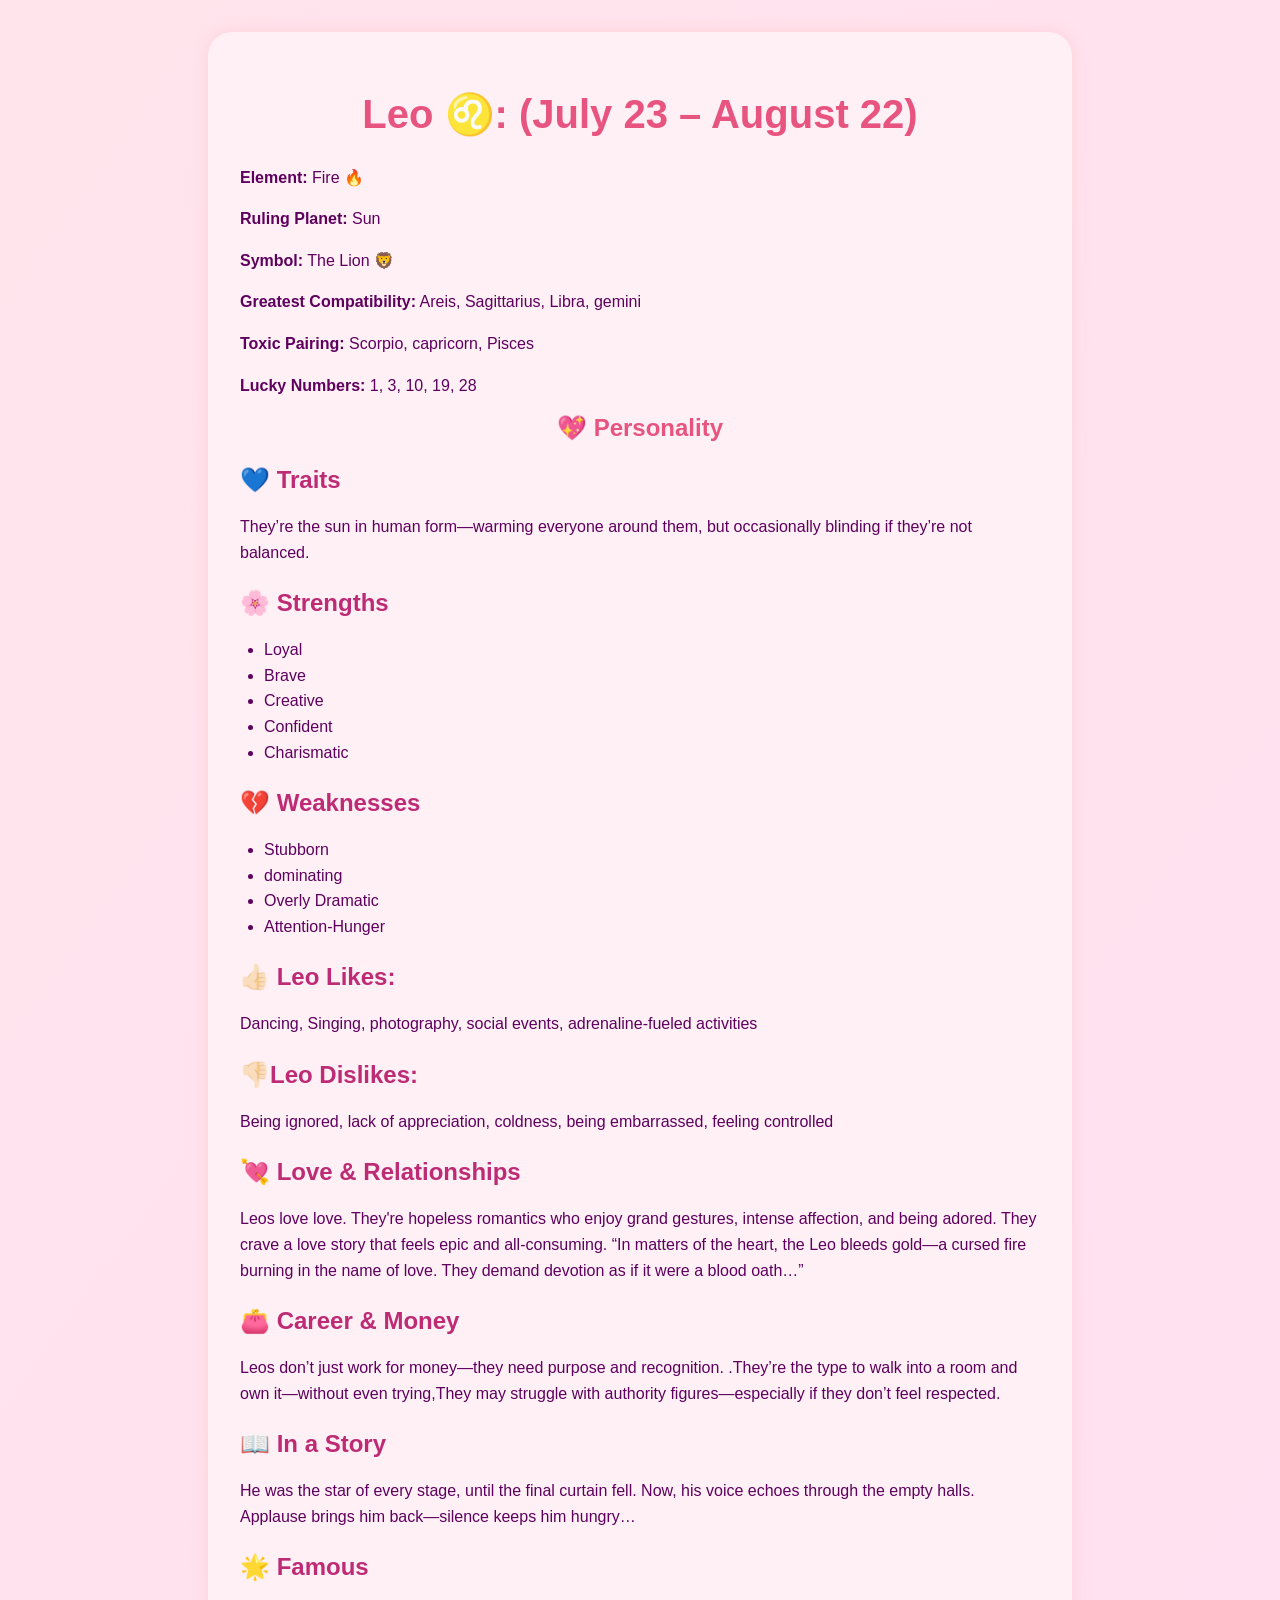
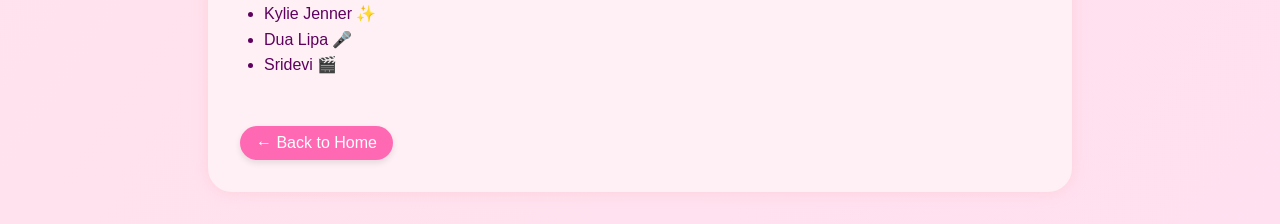
<file: leo.html>
<!DOCTYPE html>
<html lang="en">
<head>
  <meta charset="UTF-8" />
  <meta name="viewport" content="width=device-width, initial-scale=1.0"/>
  <title>Gemini - Zodiac Sign</title>
  <style>
    body {
      font-family: 'Quicksand', sans-serif;
      background: linear-gradient(to bottom right, #ffe4ec, #ffe0f0);
      color: #5e005e;
      margin: 0;
      padding: 2rem;
    }

    .container {
      max-width: 800px;
      margin: auto;
      background: #fff0f5;
      padding: 2rem;
      border-radius: 24px;
      box-shadow: 0 0 15px rgba(255, 182, 193, 0.4);
    }

    h1 {
      color: #e75480;
      text-align: center;
      font-size: 2.5rem;
    }

    h2 {
      margin-top: 1.5rem;
      color: #be2b75;
      font-size: 1.4rem;
    }

    p, li {
      font-size: 1rem;
      line-height: 1.6;
    }

    ul {
      padding-left: 1.5rem;
    }

    a {
      display: inline-block;
      margin-top: 2rem;
      text-decoration: none;
      color: #fff;
      background-color: #ff69b4;
      padding: 0.5rem 1rem;
      border-radius: 20px;
      box-shadow: 0 3px 6px rgba(0,0,0,0.1);
      transition: background-color 0.3s;
    }

    a:hover {
      background-color: #ff1493;
    }

    .emoji {
      font-size: 1.5rem;
    }
  </style>
</head>
<body>
  <div class="container">
    <h1>Leo ♌️: (July 23 – August 22) </h1>
    <p><strong>Element:</strong> Fire 🔥 </p>
    
    <p><strong>Ruling Planet:</strong> Sun </p>
    <p><strong>Symbol:</strong> The Lion 🦁 </p>
    <p><strong>Greatest Compatibility:</strong> Areis, Sagittarius, Libra, gemini</p>
    <p><strong>Toxic Pairing:</strong> Scorpio, capricorn, Pisces</p>
    <p><strong>Lucky Numbers:</strong> 1, 3, 10, 19, 28</p>

    <h1 class="emoji">💖 Personality</h1>
    <h2 class="emoji">💙 Traits</h2>
    <p>They’re the sun in human form—warming everyone around them, but occasionally blinding if they’re not balanced.</p>
    

    <h2 class="emoji">🌸 Strengths</h2>
    <ul>
      <li>Loyal</li>
      <li>Brave</li>
      <li>Creative</li>
      <li>Confident</li>
      <li>Charismatic</li>
    </ul>

    <h2 class="emoji">💔 Weaknesses</h2>
      <ul>
      <li>Stubborn</li>
      <li>dominating</li>
      <li>Overly Dramatic</li>
      <li>Attention-Hunger</li>
    </ul>
    <h2 class="emoji">👍🏻 Leo Likes:</h2>
    <p>Dancing, Singing, photography, social events, adrenaline-fueled activities </p>
    <h2 class="emoji">👎🏻Leo Dislikes:</h2>
    <p>Being ignored, lack of appreciation, coldness, being embarrassed, feeling controlled </p>

    <h2 class="emoji">💘 Love & Relationships</h2>
    <p>Leos love love. They're hopeless romantics who enjoy grand gestures, intense affection, and being adored. They crave a love story that feels epic and all-consuming.
      “In matters of the heart, the Leo bleeds gold—a cursed fire burning in the name of love. They demand devotion as if it were a blood oath…”

    </p>

    <h2 class="emoji">👛 Career & Money</h2>
    <p>Leos don’t just work for money—they need purpose and recognition.
      .They’re the type to walk into a room and own it—without even trying,They may struggle with authority figures—especially if they don’t feel respected.
    </p>
    <h2 class="emoji">📖 In a Story</h2>
<p> He was the star of every stage, until the final curtain fell. Now, his voice echoes through the empty halls. Applause brings him back—silence keeps him hungry…</p>


    <h2 class="emoji">🌟 Famous</h2>
    <ul>
      <li>Kylie Jenner ✨</li>
      <li>Dua Lipa 🎤</li>
      <li>Sridevi 🎬</li>
    </ul>

    <a href="index.html">← Back to Home</a>
  </div>
</body>
</html>
</file>
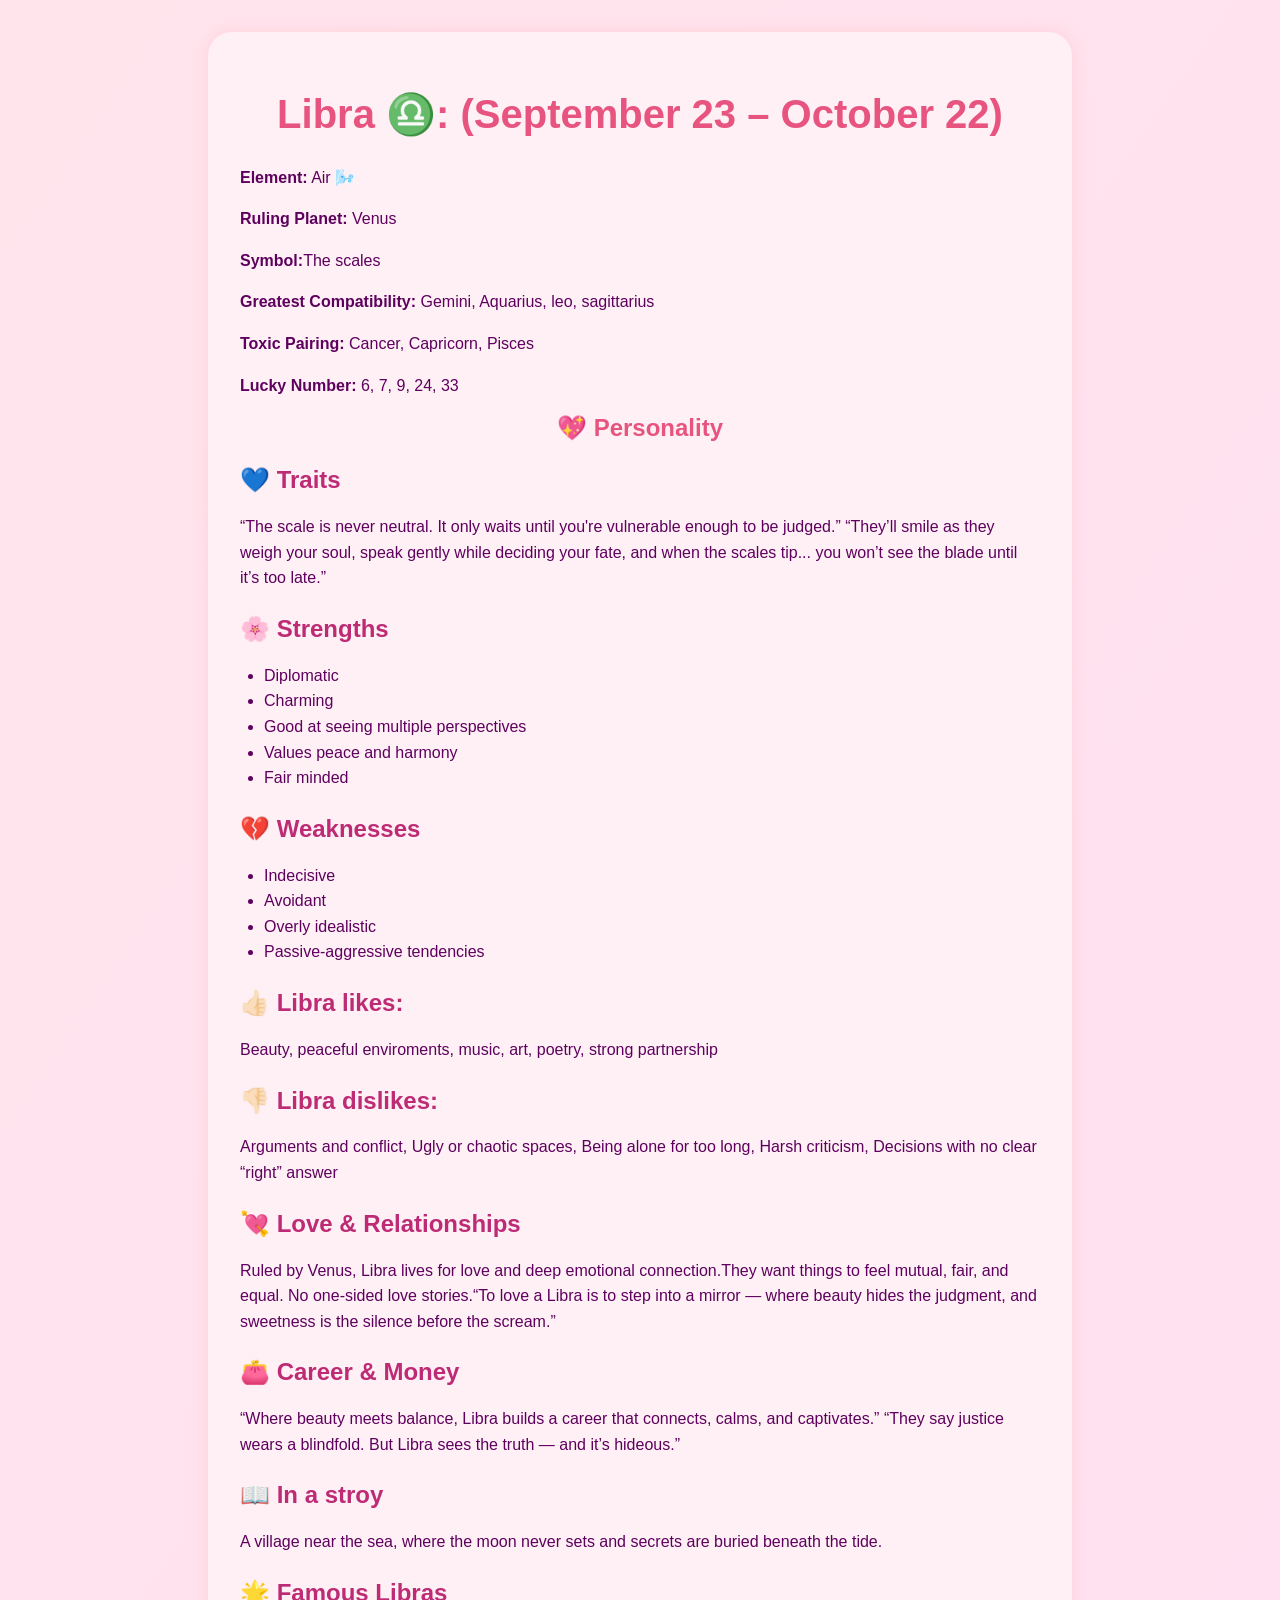
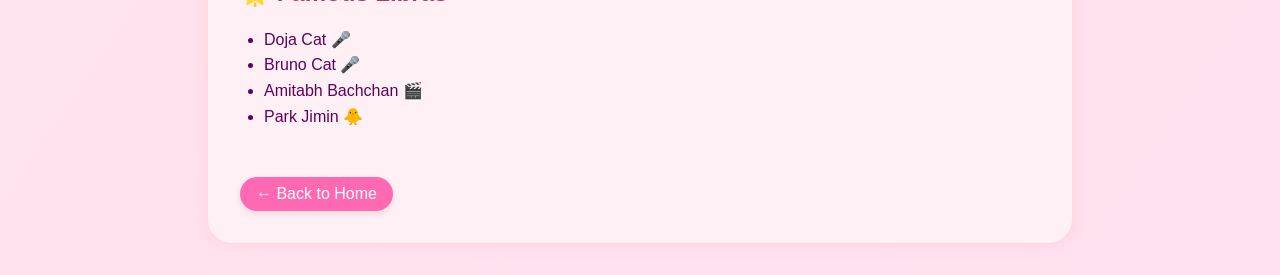
<file: libra.html>
<!DOCTYPE html>
<html lang="en">
<head>
  <meta charset="UTF-8" />
  <meta name="viewport" content="width=device-width, initial-scale=1.0"/>
  <title>Gemini - Zodiac Sign</title>
  <style>
    body {
      font-family: 'Quicksand', sans-serif;
      background: linear-gradient(to bottom right, #ffe4ec, #ffe0f0);
      color: #5e005e;
      margin: 0;
      padding: 2rem;
    }

    .container {
      max-width: 800px;
      margin: auto;
      background: #fff0f5;
      padding: 2rem;
      border-radius: 24px;
      box-shadow: 0 0 15px rgba(255, 182, 193, 0.4);
    }

    h1 {
      color: #e75480;
      text-align: center;
      font-size: 2.5rem;
    }

    h2 {
      margin-top: 1.5rem;
      color: #be2b75;
      font-size: 1.4rem;
    }

    p, li {
      font-size: 1rem;
      line-height: 1.6;
    }

    ul {
      padding-left: 1.5rem;
    }

    a {
      display: inline-block;
      margin-top: 2rem;
      text-decoration: none;
      color: #fff;
      background-color: #ff69b4;
      padding: 0.5rem 1rem;
      border-radius: 20px;
      box-shadow: 0 3px 6px rgba(0,0,0,0.1);
      transition: background-color 0.3s;
    }

    a:hover {
      background-color: #ff1493;
    }

    .emoji {
      font-size: 1.5rem;
    }
  </style>
</head>
<body>
  <div class="container">
    <h1> Libra ♎️: (September 23 – October 22)</h1>
    <p><strong>Element:</strong> Air 🌬️</p>
    
    <p><strong>Ruling Planet:</strong> Venus</p>
    <p><strong>Symbol:</strong>The scales </p>
    <p><strong>Greatest Compatibility:</strong> Gemini, Aquarius, leo, sagittarius </p>
    <p><strong>Toxic Pairing:</strong> Cancer, Capricorn, Pisces</p>
    <p><strong>Lucky Number:</strong> 6, 7, 9, 24, 33</p>

    <h1 class="emoji">💖 Personality</h1>
    <h2 class="emoji">💙 Traits</h2>
    <p>“The scale is never neutral. It only waits until you're vulnerable enough to be judged.”
      “They’ll smile as they weigh your soul, speak gently while deciding your fate, and when the scales tip... you won’t see the blade until it’s too late.”
    </p>

    <h2 class="emoji">🌸 Strengths</h2>
    <ul>
      <li>Diplomatic</li>
      <li>Charming</li>
      <li>Good at seeing multiple perspectives</li>
      <li>Values peace and harmony</li>
      <li>Fair minded</li>
    </ul>

    <h2 class="emoji">💔 Weaknesses</h2>
      <ul>
      <li>Indecisive </li>
      <li>Avoidant</li>
      <li>Overly idealistic</li>
      <li>Passive-aggressive tendencies</li>
    </ul>
    <h2 class="emoji">👍🏻 Libra likes:</h2>
    <p>Beauty, peaceful enviroments, music, art, poetry, strong partnership </p>
    <h2 class="emoji">👎🏻 Libra dislikes:</h2>
    <p>Arguments and conflict, Ugly or chaotic spaces, Being alone for too long, Harsh criticism, Decisions with no clear “right” answer</p>

    <h2 class="emoji">💘 Love & Relationships</h2>
    <p> Ruled by Venus, Libra lives for love and deep emotional connection.They want things to feel mutual, fair, and equal. No one-sided love stories.“To love a Libra is to step into a mirror — where beauty hides the judgment, and sweetness is the silence before the scream.”
    </p>

    <h2 class="emoji">👛 Career & Money</h2>
    <p>“Where beauty meets balance, Libra builds a career that connects, calms, and captivates.”
      “They say justice wears a blindfold. But Libra sees the truth — and it’s hideous.”
    </p>
    <h2 class="emoji"> 📖 In a stroy</h2>
<p>A village near the sea, where the moon never sets and secrets are buried beneath the tide.</p>
    <h2 class="emoji">🌟 Famous Libras</h2>
    <ul>
      <li>Doja Cat 🎤</li>
      <li>Bruno Cat 🎤</li>
      <li>Amitabh Bachchan 🎬</li>
      <li>Park Jimin 🐥</li>
    </ul>

    <a href="index.html">← Back to Home</a>
  </div>
</body>
</html>
</file>
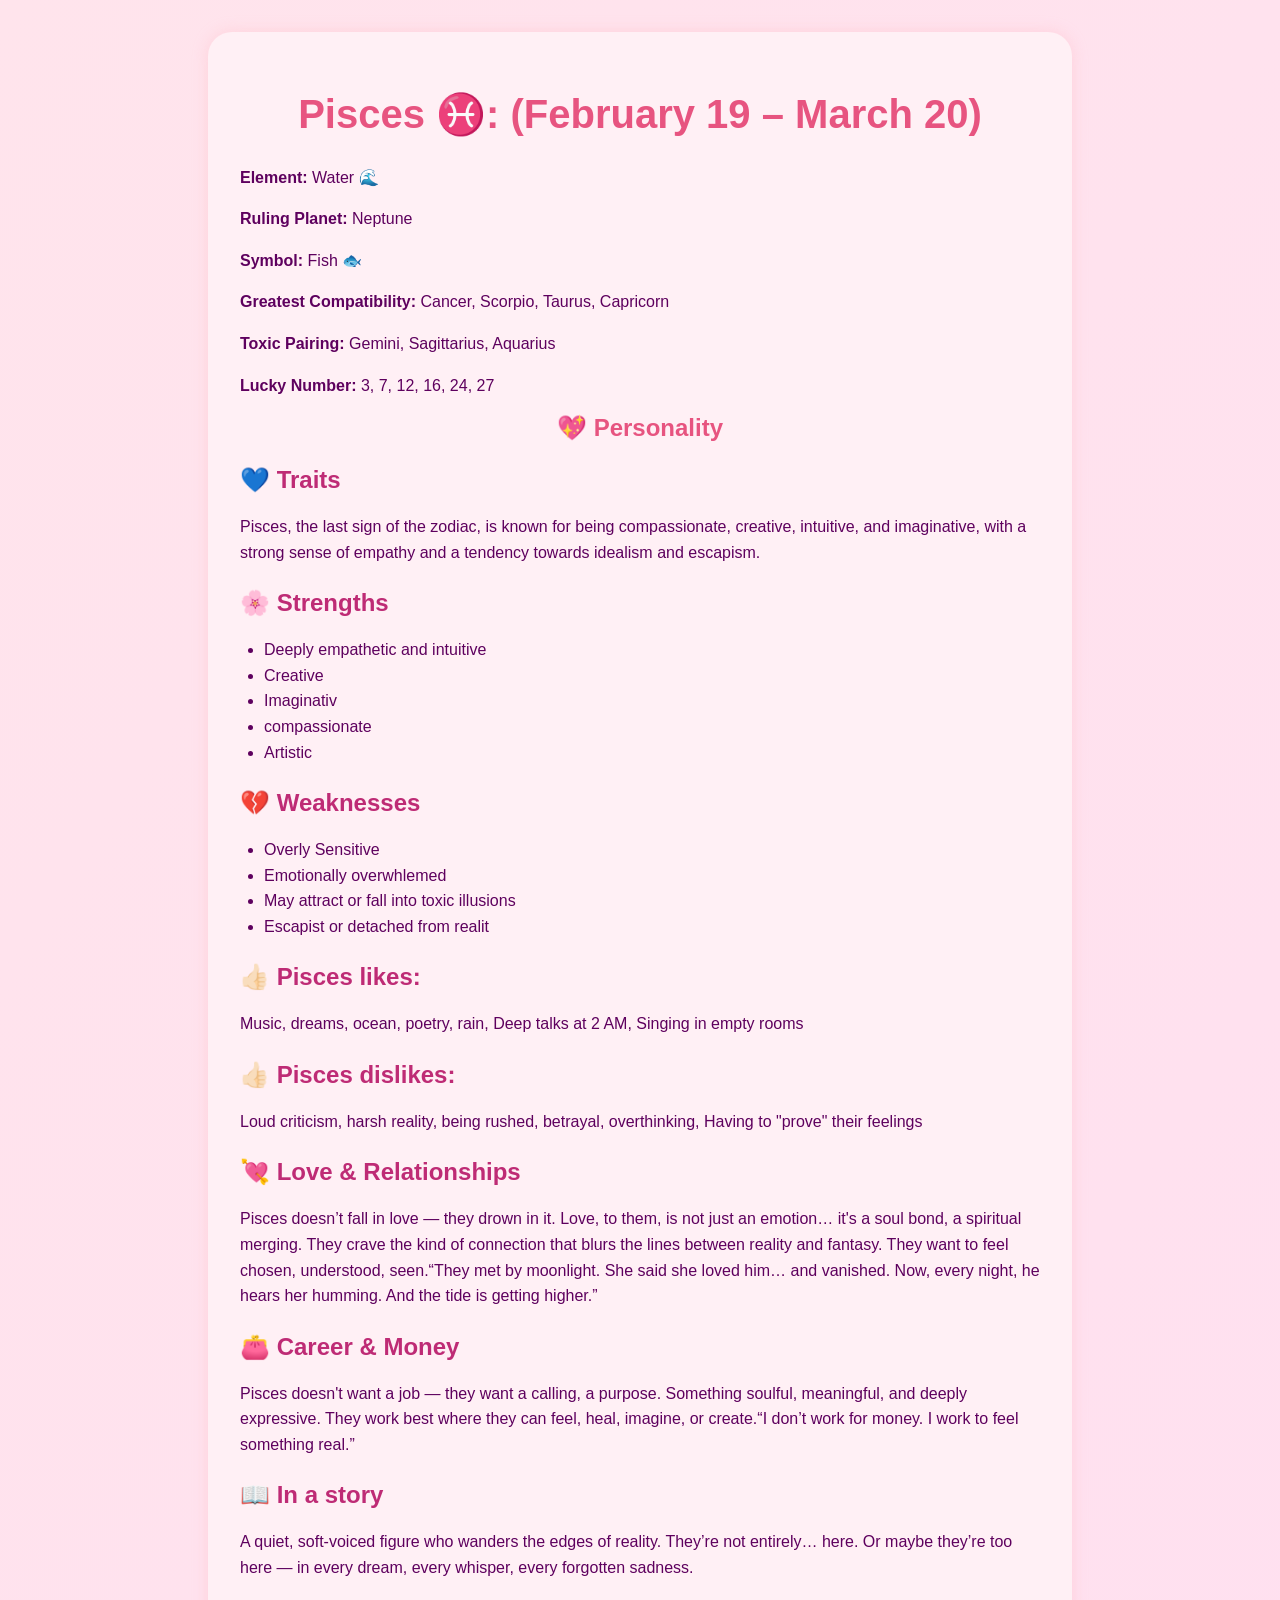
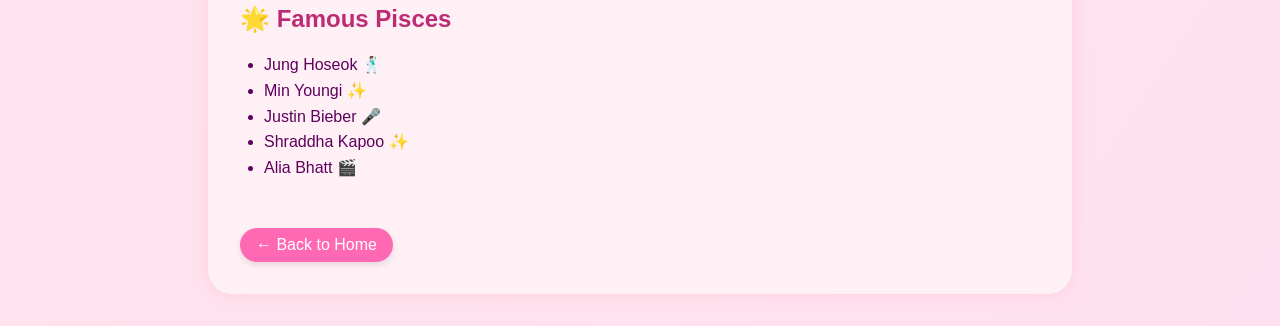
<file: pisces.html>
<!DOCTYPE html>
<html lang="en">
<head>
  <meta charset="UTF-8" />
  <meta name="viewport" content="width=device-width, initial-scale=1.0"/>
  <title>Gemini - Zodiac Sign</title>
  <style>
    body {
      font-family: 'Quicksand', sans-serif;
      background: linear-gradient(to bottom right, #ffe4ec, #ffe0f0);
      color: #5e005e;
      margin: 0;
      padding: 2rem;
    }

    .container {
      max-width: 800px;
      margin: auto;
      background: #fff0f5;
      padding: 2rem;
      border-radius: 24px;
      box-shadow: 0 0 15px rgba(255, 182, 193, 0.4);
    }

    h1 {
      color: #e75480;
      text-align: center;
      font-size: 2.5rem;
    }

    h2 {
      margin-top: 1.5rem;
      color: #be2b75;
      font-size: 1.4rem;
    }

    p, li {
      font-size: 1rem;
      line-height: 1.6;
    }

    ul {
      padding-left: 1.5rem;
    }

    a {
      display: inline-block;
      margin-top: 2rem;
      text-decoration: none;
      color: #fff;
      background-color: #ff69b4;
      padding: 0.5rem 1rem;
      border-radius: 20px;
      box-shadow: 0 3px 6px rgba(0,0,0,0.1);
      transition: background-color 0.3s;
    }

    a:hover {
      background-color: #ff1493;
    }

    .emoji {
      font-size: 1.5rem;
    }
  </style>
</head>
<body>
  <div class="container">
    <h1> Pisces ♓️: (February 19 – March 20)
    </h1>
    <p><strong>Element:</strong> Water 🌊 </p>
    
    <p><strong>Ruling Planet:</strong> Neptune</p>
    <p><strong>Symbol:</strong> Fish 🐟 </p>
    <p><strong>Greatest Compatibility:</strong> Cancer, Scorpio, Taurus, Capricorn</p>
<p><strong>Toxic Pairing:</strong> Gemini, Sagittarius, Aquarius</p>
<p><strong>Lucky Number:</strong> 3, 7, 12, 16, 24, 27</p>
    <h1 class="emoji">💖 Personality</h1>
    <h2 class="emoji">💙 Traits</h2>
    <p>Pisces, the last sign of the zodiac, is known for being compassionate, creative, intuitive, and imaginative, with a strong sense of empathy and a tendency towards idealism and escapism.</p>

    <h2 class="emoji">🌸 Strengths</h2>
    <ul>
      <li>Deeply empathetic and intuitive</li>
      <li>Creative</li>
      <li>Imaginativ</li>
      <li>compassionate</li>
      <li>Artistic</li>
    </ul>

    <h2 class="emoji">💔 Weaknesses</h2>
      <ul>
      <li>Overly Sensitive</li>
      <li>Emotionally overwhlemed</li>
      <li>May attract or fall into toxic illusions</li>
      <li>Escapist or detached from realit</li>
    </ul>
    <h2 class="emoji">👍🏻 Pisces likes:</h2>
    <p>Music, dreams, ocean, poetry, rain, Deep talks at 2 AM,  Singing in empty rooms </p>
    <h2 class="emoji"> 👍🏻 Pisces dislikes:</h2>
    <p>Loud criticism, harsh reality, being rushed, betrayal, overthinking, Having to "prove" their feelings  </p>

    <h2 class="emoji">💘 Love & Relationships</h2><p>
      Pisces doesn’t fall in love — they drown in it. Love, to them, is not just an emotion… it's a soul bond, a spiritual merging. They crave the kind of connection that blurs the lines between reality and fantasy. They want to feel chosen, understood, seen.“They met by moonlight. She said she loved him… and vanished. Now, every night, he hears her humming. And the tide is getting higher.”
    </p> 

    <h2 class="emoji">👛 Career & Money</h2>
    <p>Pisces doesn't want a job — they want a calling, a purpose. Something soulful, meaningful, and deeply expressive. They work best where they can feel, heal, imagine, or create.“I don’t work for money. I work to feel something real.”</p>
    <h2 class="emoji">📖 In a story</h2><p>A quiet, soft-voiced figure who wanders the edges of reality. They’re not entirely… here. Or maybe they’re too here — in every dream, every whisper, every forgotten sadness.</p>

    <h2 class="emoji">🌟 Famous Pisces</h2>
    <ul>
      <li>Jung Hoseok 🕺🏻</li>
      <li>Min Youngi ✨</li>
      <li>Justin Bieber 🎤</li>
      <li> Shraddha Kapoo ✨</li>
      <li>Alia Bhatt 🎬 </li>
    </ul>

    <a href="index.html">← Back to Home</a>
  </div>
</body>
</html>
</file>
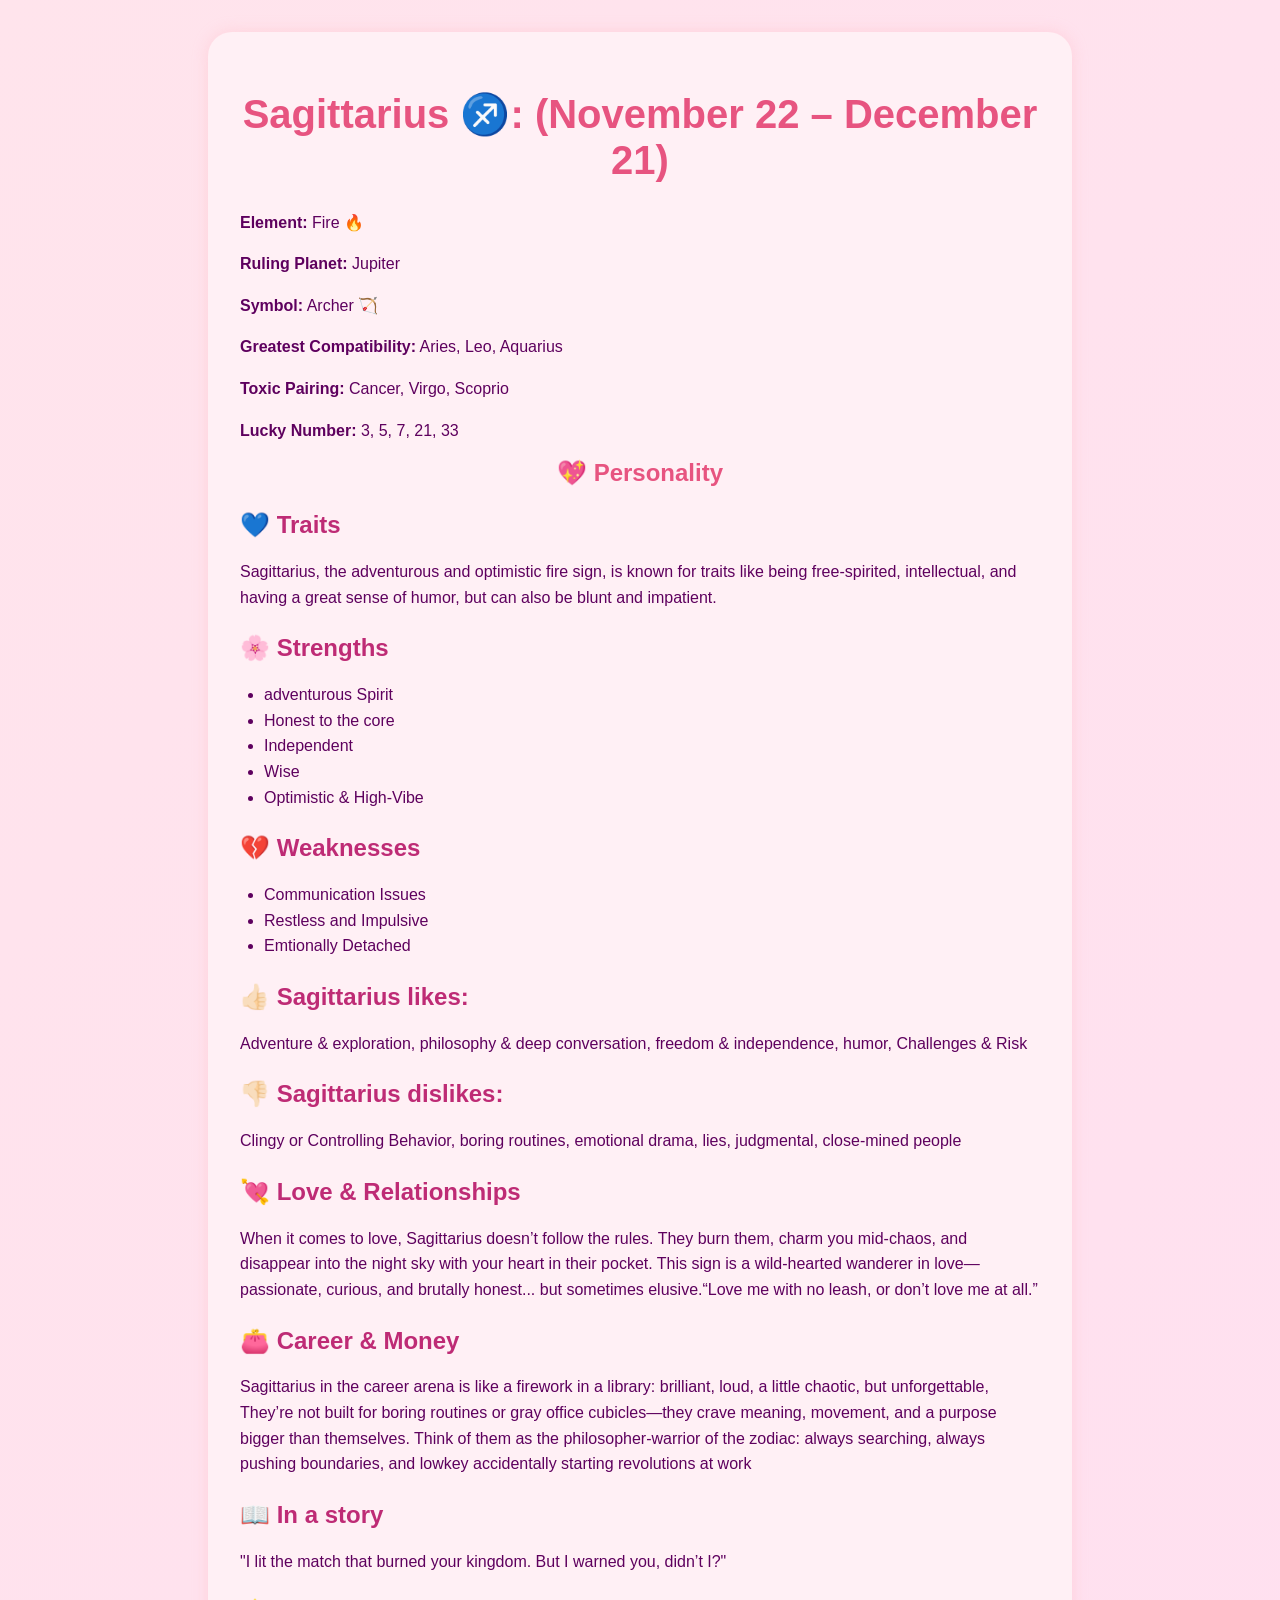
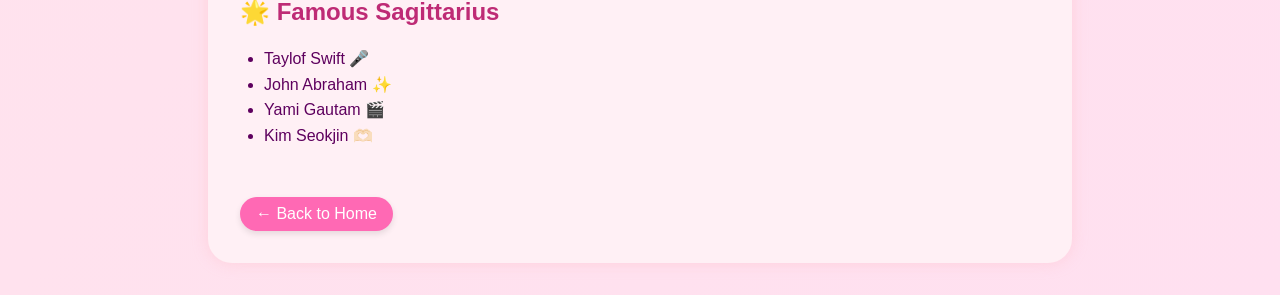
<file: sagittarius.html>
<!DOCTYPE html>
<html lang="en">
<head>
  <meta charset="UTF-8" />
  <meta name="viewport" content="width=device-width, initial-scale=1.0"/>
  <title>Gemini - Zodiac Sign</title>
  <style>
    body {
      font-family: 'Quicksand', sans-serif;
      background: linear-gradient(to bottom right, #ffe4ec, #ffe0f0);
      color: #5e005e;
      margin: 0;
      padding: 2rem;
    }

    .container {
      max-width: 800px;
      margin: auto;
      background: #fff0f5;
      padding: 2rem;
      border-radius: 24px;
      box-shadow: 0 0 15px rgba(255, 182, 193, 0.4);
    }

    h1 {
      color: #e75480;
      text-align: center;
      font-size: 2.5rem;
    }

    h2 {
      margin-top: 1.5rem;
      color: #be2b75;
      font-size: 1.4rem;
    }

    p, li {
      font-size: 1rem;
      line-height: 1.6;
    }

    ul {
      padding-left: 1.5rem;
    }

    a {
      display: inline-block;
      margin-top: 2rem;
      text-decoration: none;
      color: #fff;
      background-color: #ff69b4;
      padding: 0.5rem 1rem;
      border-radius: 20px;
      box-shadow: 0 3px 6px rgba(0,0,0,0.1);
      transition: background-color 0.3s;
    }

    a:hover {
      background-color: #ff1493;
    }

    .emoji {
      font-size: 1.5rem;
    }
  </style>
</head>
<body>
  <div class="container">
    <h1> Sagittarius ♐️: (November 22 – December 21)</h1>
    <p><strong>Element:</strong> Fire 🔥 </p>
    
    <p><strong>Ruling Planet:</strong> Jupiter</p>
    <p><strong>Symbol:</strong> Archer 🏹
    </p>
    <p><strong>Greatest Compatibility:</strong> Aries, Leo, Aquarius</p>
    <p><strong>Toxic Pairing:</strong> Cancer, Virgo, Scoprio</p>
    <p><strong>Lucky Number:</strong> 3, 5, 7, 21, 33</p>


    <h1 class="emoji">💖 Personality</h1>
    <h2 class="emoji">💙 Traits</h2>
    <p>Sagittarius, the adventurous and optimistic fire sign, is known for traits like being free-spirited, intellectual, and having a great sense of humor, but can also be blunt and impatient. 
    </p>

    <h2 class="emoji">🌸 Strengths</h2>
    <ul>
      <li>adventurous Spirit</li>
      <li>Honest to the core</li>
      <li>Independent</li>
      <li>Wise</li>
      <li> Optimistic & High-Vibe

      </li>
    </ul>

    <h2 class="emoji">💔 Weaknesses</h2>
      <ul>
      <li>Communication Issues</li>
      <li>Restless and Impulsive</li>
      <li>Emtionally Detached</li>
    </ul>
    <h2 class="emoji">👍🏻 Sagittarius likes:</h2>
    <p> Adventure & exploration, philosophy & deep conversation, freedom & independence, humor, Challenges & Risk    </p>
    <h2 class="emoji">👎🏻 Sagittarius dislikes:</h2>
    <p>Clingy or Controlling Behavior, boring routines, emotional drama, lies, judgmental, close-mined people    </p>

    <h2 class="emoji">💘 Love & Relationships</h2>
    <p>When it comes to love, Sagittarius doesn’t follow the rules. They burn them, charm you mid-chaos, and disappear into the night sky with your heart in their pocket. This sign is a wild-hearted wanderer in love—passionate, curious, and brutally honest... but sometimes elusive.“Love me with no leash, or don’t love me at all.”</p>

    <h2 class="emoji">👛 Career & Money</h2>
    <p>Sagittarius in the career arena is like a firework in a library: brilliant, loud, a little chaotic, but unforgettable,

      They’re not built for boring routines or gray office cubicles—they crave meaning, movement, and a purpose bigger than themselves. Think of them as the philosopher-warrior of the zodiac: always searching, always pushing boundaries, and lowkey accidentally starting revolutions at work</p>
<h2 class="emoji">📖 In a story </h2><p>"I lit the match that burned your kingdom. But I warned you, didn’t I?"</p>
    <h2 class="emoji">🌟 Famous Sagittarius</h2>
    <ul>
      <li>Taylof Swift 🎤</li>
      <li>John Abraham ✨</li>
      <li> Yami Gautam 🎬</li>
      <li>Kim Seokjin 🫶🏻</li>
    </ul>

    <a href="index.html">← Back to Home</a>
  </div>
</body>
</html>
</file>
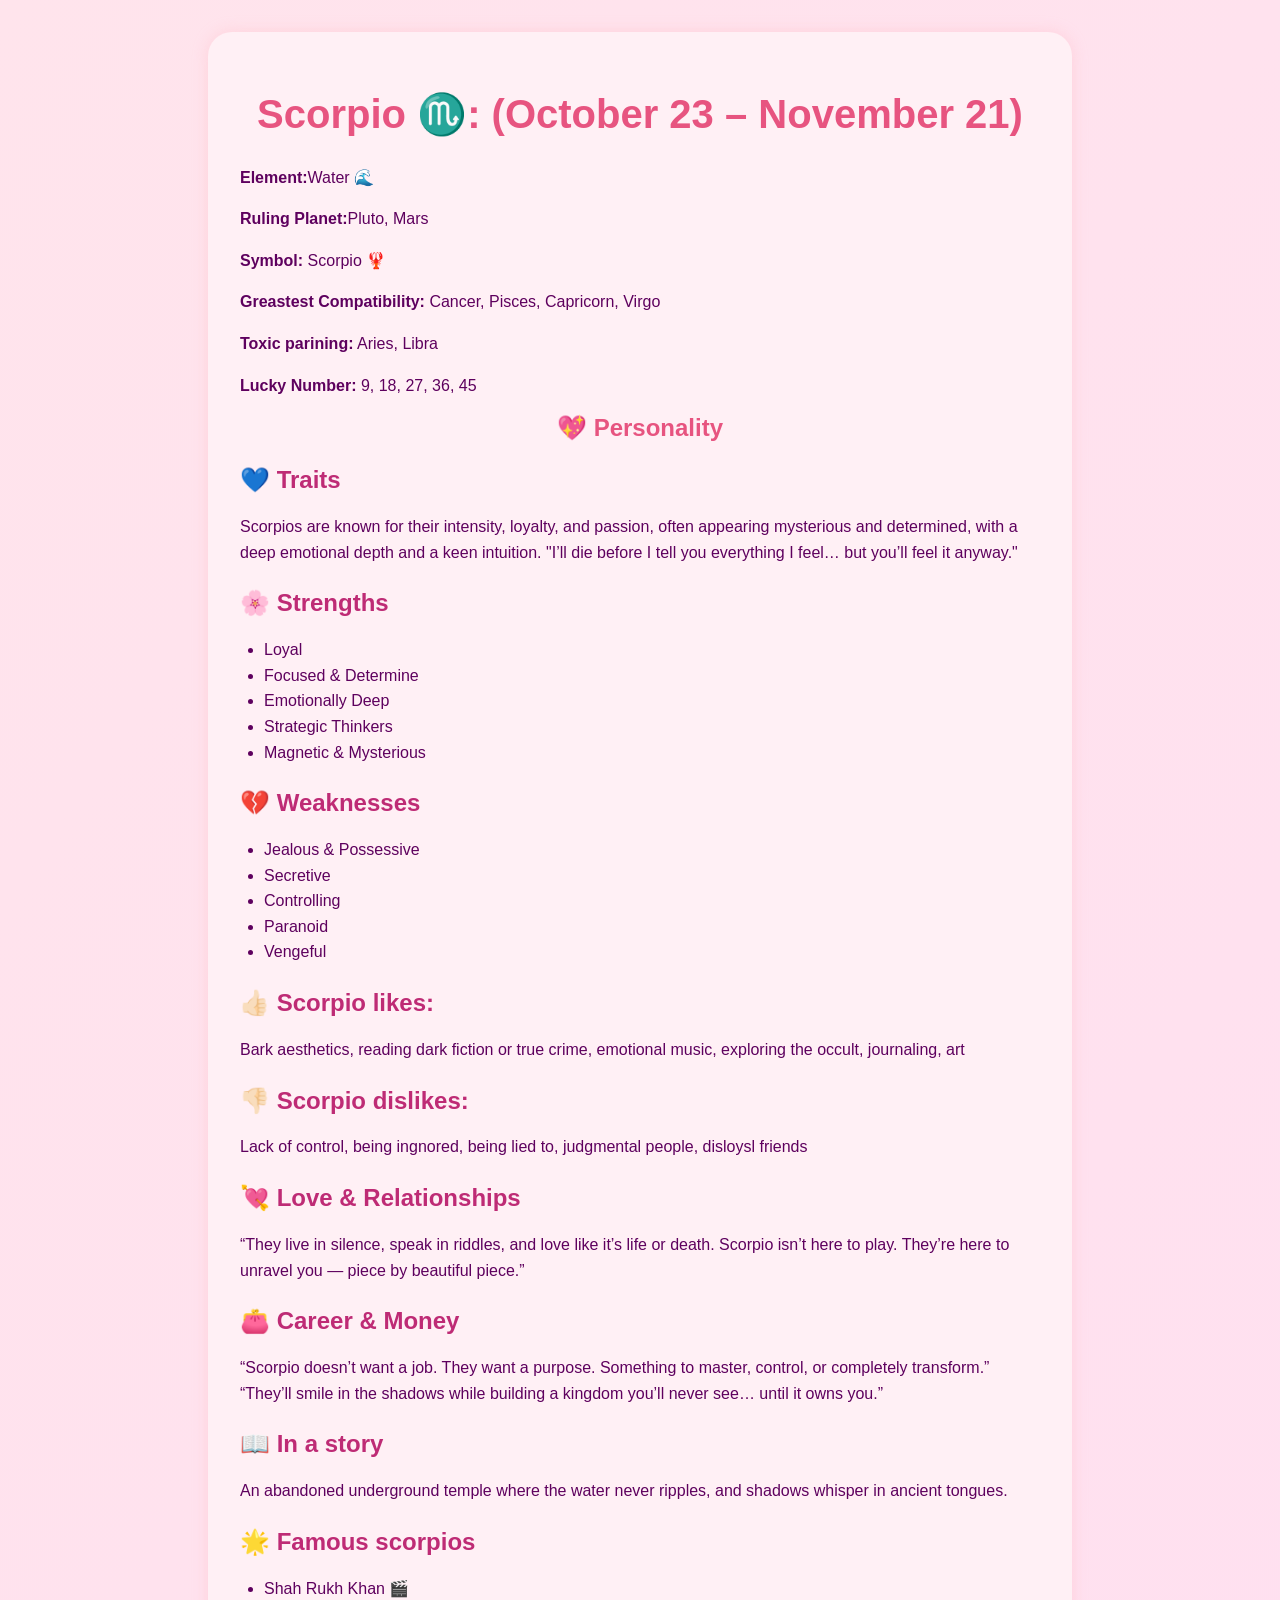
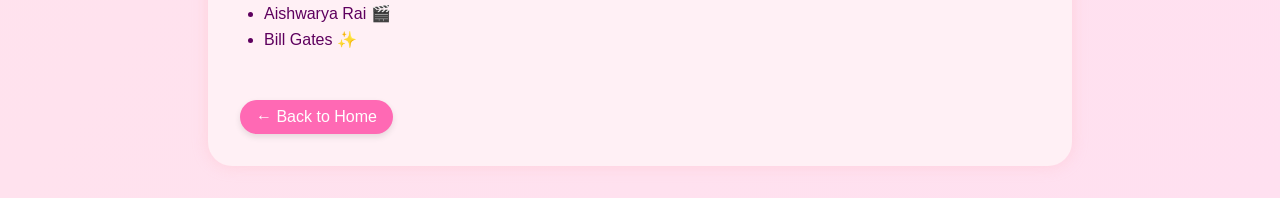
<file: scorpio.html>
<!DOCTYPE html>
<html lang="en">
<head>
  <meta charset="UTF-8" />
  <meta name="viewport" content="width=device-width, initial-scale=1.0"/>
  <title>Gemini - Zodiac Sign</title>
  <style>
    body {
      font-family: 'Quicksand', sans-serif;
      background: linear-gradient(to bottom right, #ffe4ec, #ffe0f0);
      color: #5e005e;
      margin: 0;
      padding: 2rem;
    }

    .container {
      max-width: 800px;
      margin: auto;
      background: #fff0f5;
      padding: 2rem;
      border-radius: 24px;
      box-shadow: 0 0 15px rgba(255, 182, 193, 0.4);
    }

    h1 {
      color: #e75480;
      text-align: center;
      font-size: 2.5rem;
    }

    h2 {
      margin-top: 1.5rem;
      color: #be2b75;
      font-size: 1.4rem;
    }

    p, li {
      font-size: 1rem;
      line-height: 1.6;
    }

    ul {
      padding-left: 1.5rem;
    }

    a {
      display: inline-block;
      margin-top: 2rem;
      text-decoration: none;
      color: #fff;
      background-color: #ff69b4;
      padding: 0.5rem 1rem;
      border-radius: 20px;
      box-shadow: 0 3px 6px rgba(0,0,0,0.1);
      transition: background-color 0.3s;
    }

    a:hover {
      background-color: #ff1493;
    }

    .emoji {
      font-size: 1.5rem;
    }
  </style>
</head>
<body>
  <div class="container">
    <h1>Scorpio ♏️: (October 23 – November 21) </h1>
    <p><strong>Element:</strong>Water 🌊</p>
    
    <p><strong>Ruling Planet:</strong>Pluto, Mars </p>
    <p><strong>Symbol:</strong> Scorpio 🦞 </p>
    <p><strong>Greastest Compatibility:</strong> Cancer, Pisces, Capricorn, Virgo </p>
    <p><strong>Toxic parining:</strong> Aries, Libra</p>
<p><strong>Lucky Number:</strong> 9, 18, 27, 36, 45</p>
    <h1 class="emoji">💖 Personality</h1>
    <h2 class="emoji">💙 Traits</h2>
    <p>Scorpios are known for their intensity, loyalty, and passion, often appearing mysterious and determined, with a deep emotional depth and a keen intuition. 
      "I’ll die before I tell you everything I feel… but you’ll feel it anyway."</p>
    
    <h2 class="emoji">🌸 Strengths</h2>
    <ul>
      <li>Loyal</li>
      <li>Focused & Determine</li>
      <li>Emotionally Deep </li>
      <li>Strategic Thinkers</li>
      <li>Magnetic & Mysterious</li>
    </ul>

    <h2 class="emoji">💔 Weaknesses</h2>
      <ul>
      <li>Jealous & Possessive</li>
      <li>Secretive</li>
      <li>Controlling</li>
      <li>Paranoid</li>
      <li>Vengeful</li>
    </ul>
    <h2 class="emoji">👍🏻 Scorpio likes:</h2>
    <p>Bark aesthetics, reading dark fiction or true crime, emotional music, exploring the occult, journaling, art </p>
    <h2 class="emoji">👎🏻 Scorpio dislikes:</h2>
    <p>Lack of control,  being ingnored, being lied to, judgmental people, disloysl friends</p>

    <h2 class="emoji">💘 Love & Relationships</h2>
    <p>“They live in silence, speak in riddles, and love like it’s life or death. Scorpio isn’t here to play. They’re here to unravel you — piece by beautiful piece.”</p>

    <h2 class="emoji">👛 Career & Money</h2>
    <p>“Scorpio doesn’t want a job. They want a purpose. Something to master, control, or completely transform.”
      “They’ll smile in the shadows while building a kingdom you’ll never see… until it owns you.”
    </p>
    <h2 class="emoji"> 📖 In a story </h2> <p>An abandoned underground temple where the water never ripples, and shadows whisper in ancient tongues.</p>

    <h2 class="emoji">🌟 Famous scorpios</h2>
    <ul>
      <li>Shah Rukh Khan 🎬</li>
      <li>Aishwarya Rai 🎬</li>
      <li>Bill Gates ✨</li>
    </ul>

    <a href="index.html">← Back to Home</a>
  </div>
</body>
</html>
</file>
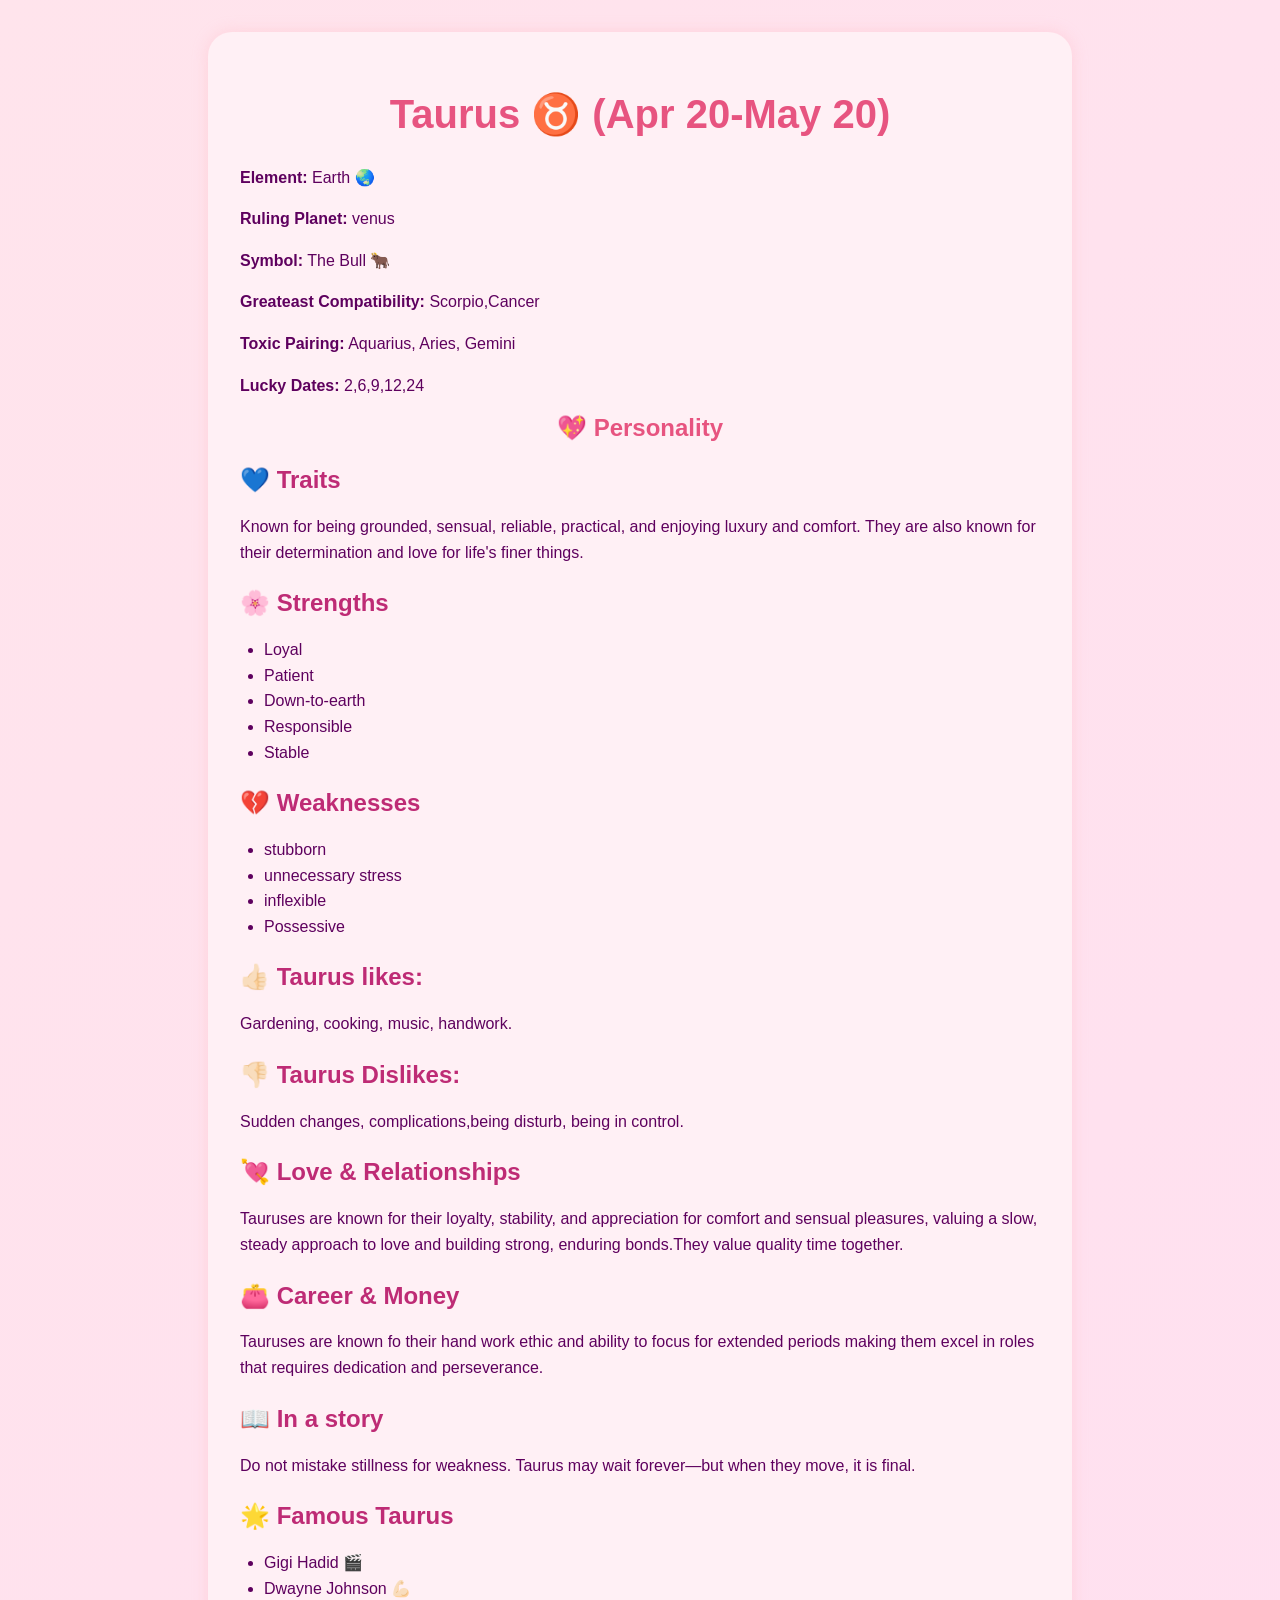
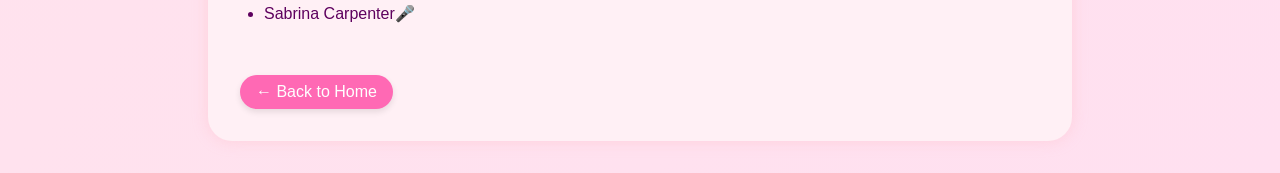
<file: taurus.html>
<!DOCTYPE html>
<html lang="en">
<head>
  <meta charset="UTF-8" />
  <meta name="viewport" content="width=device-width, initial-scale=1.0"/>
  <title>Gemini - Zodiac Sign</title>
  <style>
    body {
      font-family: 'Quicksand', sans-serif;
      background: linear-gradient(to bottom right, #ffe4ec, #ffe0f0);
      color: #5e005e;
      margin: 0;
      padding: 2rem;
    }

    .container {
      max-width: 800px;
      margin: auto;
      background: #fff0f5;
      padding: 2rem;
      border-radius: 24px;
      box-shadow: 0 0 15px rgba(255, 182, 193, 0.4);
    }

    h1 {
      color: #e75480;
      text-align: center;
      font-size: 2.5rem;
    }

    h2 {
      margin-top: 1.5rem;
      color: #be2b75;
      font-size: 1.4rem;
    }

    p, li {
      font-size: 1rem;
      line-height: 1.6;
    }

    ul {
      padding-left: 1.5rem;
    }

    a {
      display: inline-block;
      margin-top: 2rem;
      text-decoration: none;
      color: #fff;
      background-color: #ff69b4;
      padding: 0.5rem 1rem;
      border-radius: 20px;
      box-shadow: 0 3px 6px rgba(0,0,0,0.1);
      transition: background-color 0.3s;
    }

    a:hover {
      background-color: #ff1493;
    }

    .emoji {
      font-size: 1.5rem;
    }
  </style>
</head>
<body>
  <div class="container">
    <h1> Taurus ♉️ (Apr 20-May 20)</h1>
    
    <p><strong>Element:</strong> Earth 🌏</p>
    <!-- <p><strong>Modality:</strong> Cardinal 🌟</p -->
    <p><strong>Ruling Planet:</strong> venus</p>
    <p><strong>Symbol:</strong> The Bull 🐂</p>
    <p><strong>Greateast Compatibility:</strong> Scorpio,Cancer </p>
    <p><strong>Toxic Pairing:</strong> Aquarius, Aries, Gemini</p>
    <p><strong>Lucky Dates:</strong> 2,6,9,12,24</p>

    <h1 class="emoji">💖 Personality</h1>
    <h2 class="emoji">💙 Traits</h2>
    <p>Known for being grounded, sensual, reliable, practical, and enjoying luxury and comfort. They are also known for their determination and love for life's finer things.</p>

    <h2 class="emoji">🌸 Strengths</h2>
    <ul>
      <li>Loyal</li>
      <li>Patient</li>
      <li>Down-to-earth </li>
      <li>Responsible</li>
      <li>Stable</li>
    </ul>

    <h2 class="emoji">💔 Weaknesses</h2>
      <ul>
      <li>stubborn</li>
      <li>unnecessary stress</li>
      <li>inflexible</li>
      <li>Possessive</li>
    </ul>
    <h2 class="emoji"> 👍🏻 Taurus likes: </h2>
       <p>Gardening, cooking, music, handwork.</p>
   <h2 class="emoji"> 👎🏻 Taurus Dislikes:</h2> 
       <p>Sudden changes, complications,being disturb, being in control. </p>

    <h2 class="emoji">💘 Love & Relationships</h2>
    <p> Tauruses are known for their loyalty, stability, and appreciation for comfort and
       sensual pleasures, valuing a slow, steady approach to love and building strong, enduring 
       bonds.They value quality time together.</p>

    <h2 class="emoji">👛 Career & Money</h2>
    <p>Tauruses are known fo their hand work ethic and ability to focus for extended periods making them excel in roles that requires dedication and perseverance. </p>
    <h2 class="emoji"> 📖 In a story</h2><p>Do not mistake stillness for weakness. Taurus may wait forever—but when they move, it is final.

    </p>

    <h2 class="emoji">🌟 Famous Taurus</h2>
    <ul>
      <li> Gigi Hadid 🎬</li>
      <li> Dwayne Johnson 💪🏻</li>
      <li> Sabrina Carpenter🎤 </li>
    </ul>

    <a href="index.html">← Back to Home</a>
  </div>
</body>
</html>
</file>
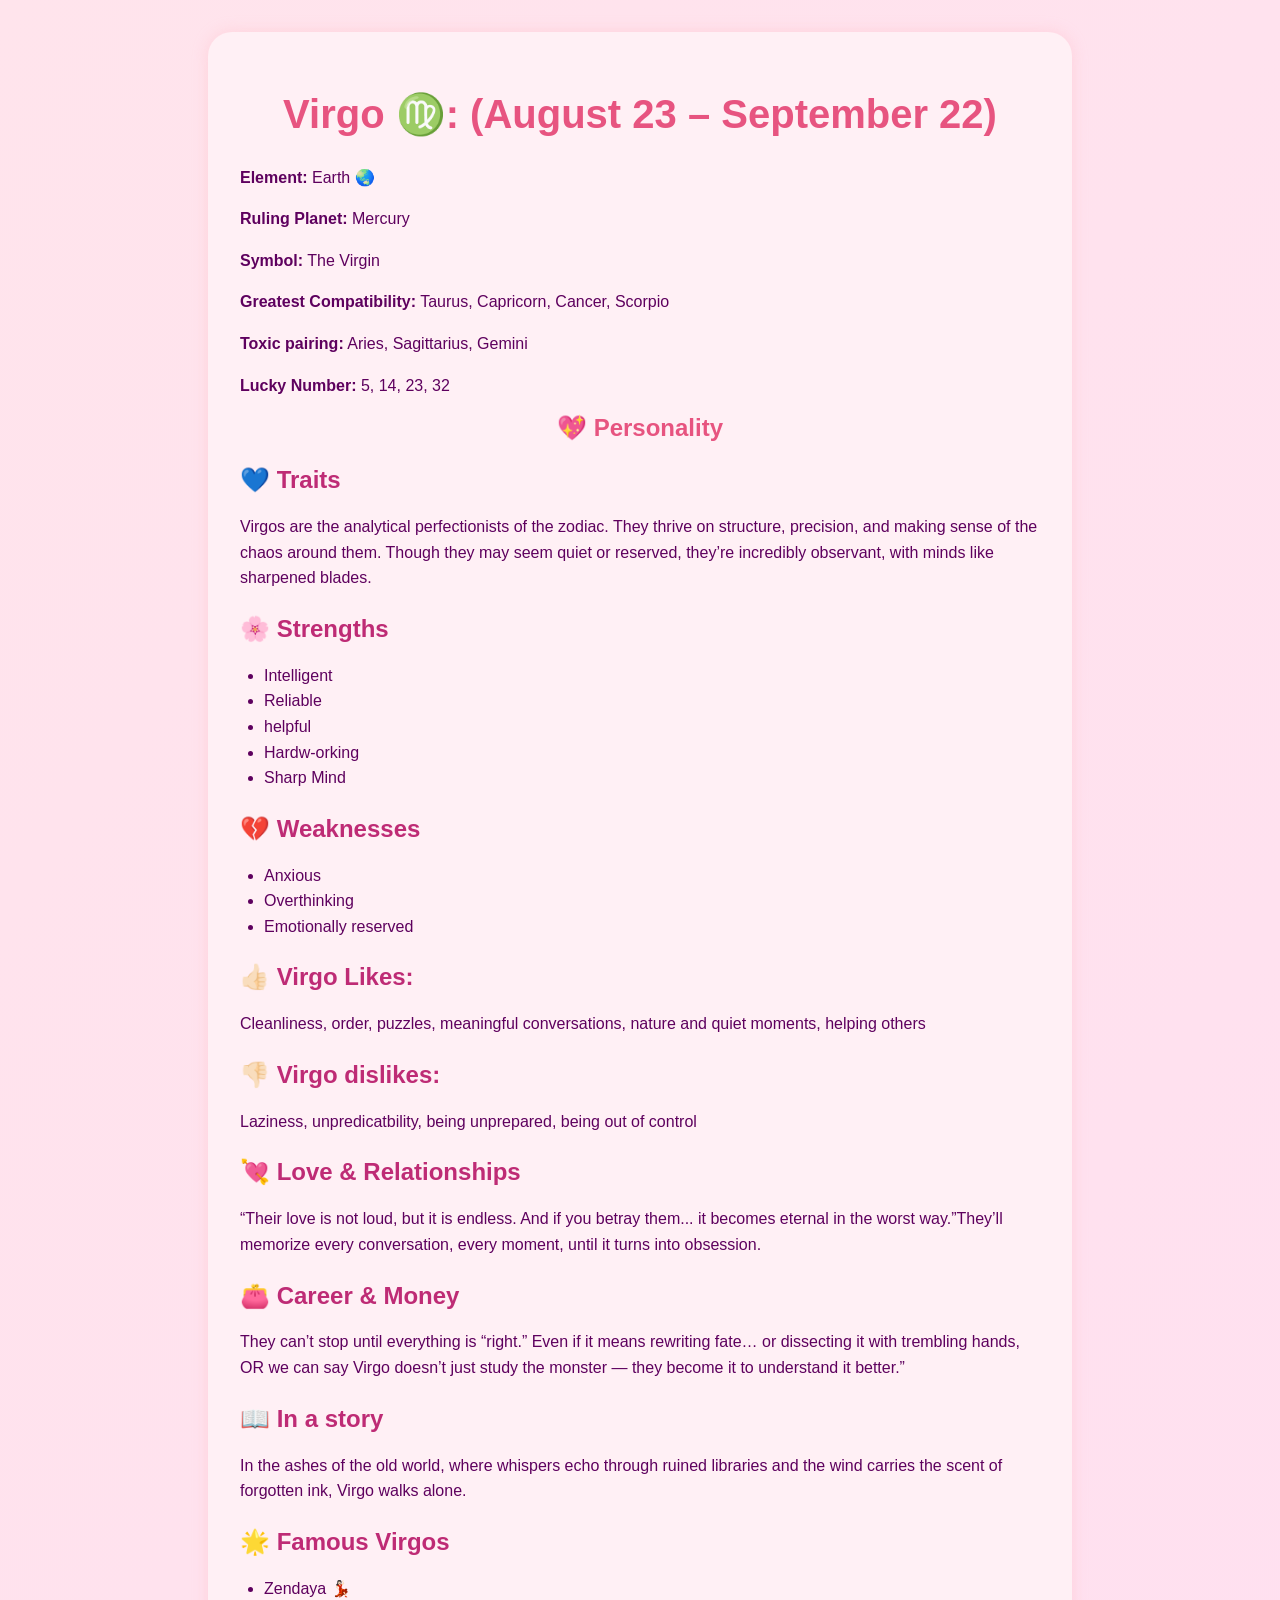
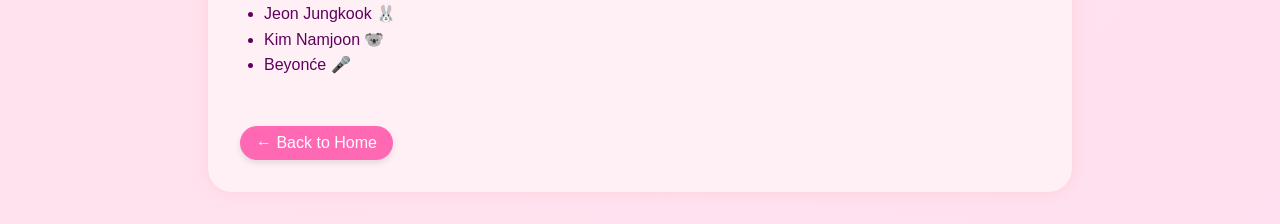
<file: virgo.html>
<!DOCTYPE html>
<html lang="en">
<head>
  <meta charset="UTF-8" />
  <meta name="viewport" content="width=device-width, initial-scale=1.0"/>
  <title>Gemini - Zodiac Sign</title>
  <style>
    body {
      font-family: 'Quicksand', sans-serif;
      background: linear-gradient(to bottom right, #ffe4ec, #ffe0f0);
      color: #5e005e;
      margin: 0;
      padding: 2rem;
    }

    .container {
      max-width: 800px;
      margin: auto;
      background: #fff0f5;
      padding: 2rem;
      border-radius: 24px;
      box-shadow: 0 0 15px rgba(255, 182, 193, 0.4);
    }

    h1 {
      color: #e75480;
      text-align: center;
      font-size: 2.5rem;
    }

    h2 {
      margin-top: 1.5rem;
      color: #be2b75;
      font-size: 1.4rem;
    }

    p, li {
      font-size: 1rem;
      line-height: 1.6;
    }

    ul {
      padding-left: 1.5rem;
    }

    a {
      display: inline-block;
      margin-top: 2rem;
      text-decoration: none;
      color: #fff;
      background-color: #ff69b4;
      padding: 0.5rem 1rem;
      border-radius: 20px;
      box-shadow: 0 3px 6px rgba(0,0,0,0.1);
      transition: background-color 0.3s;
    }

    a:hover {
      background-color: #ff1493;
    }

    .emoji {
      font-size: 1.5rem;
    }
  </style>
</head>
<body>
  <div class="container">
    <h1> Virgo ♍️: (August 23 – September 22)</h1>
    <p><strong>Element:</strong> Earth 🌏</p>
    
    <p><strong>Ruling Planet:</strong> Mercury </p>
    <p><strong>Symbol:</strong> The Virgin</p>
    <p><strong>Greatest Compatibility:</strong> Taurus, Capricorn, Cancer, Scorpio</p>
    <p><strong>Toxic pairing:</strong> Aries, Sagittarius, Gemini</p>
    <p><strong>Lucky Number:</strong> 5, 14, 23, 32 </p>

    <h1 class="emoji">💖 Personality</h1>
    <h2 class="emoji">💙 Traits</h2>
    <p>Virgos are the analytical perfectionists of the zodiac. They thrive on structure, precision, and making sense of the chaos around them. Though they may seem quiet or reserved, they’re incredibly observant, with minds like sharpened blades.</p>

    <h2 class="emoji">🌸 Strengths</h2>
    <ul>
      <li>Intelligent</li>
      <li>Reliable</li>
      <li>helpful</li>
      <li>Hardw-orking</li>
      <li>Sharp Mind</li>
    </ul>

    <h2 class="emoji">💔 Weaknesses</h2>
      <ul>
      <li>Anxious</li>
      <li>Overthinking</li>
      <li>Emotionally reserved</li>
    </ul>
    <h2 class="emoji">👍🏻 Virgo Likes:</h2>
    <p>Cleanliness, order, puzzles, meaningful conversations, nature and quiet moments, helping others </p>
    <h2 class="emoji">👎🏻 Virgo dislikes:</h2>
    <p>Laziness, unpredicatbility, being unprepared, being out of control</p>

    <h2 class="emoji">💘 Love & Relationships</h2>
    <p>“Their love is not loud, but it is endless. And if you betray them... it becomes eternal in the worst way.”They’ll memorize every conversation, every moment, until it turns into obsession.</p>

    <h2 class="emoji">👛 Career & Money</h2>
    <p>They can’t stop until everything is “right.” Even if it means rewriting fate… or dissecting it with trembling hands, OR we can say Virgo doesn’t just study the monster — they become it to understand it better.”</p>
    <h2 class="emoji">📖 In a story</h2>
    <p>In the ashes of the old world, where whispers echo through ruined libraries and the wind carries the scent of forgotten ink, Virgo walks alone.</p>

    <h2 class="emoji">🌟 Famous Virgos</h2>
    <ul>
      <li>Zendaya 💃🏻</li>
      <li>Jeon Jungkook 🐰</li>
      <li> Kim Namjoon 🐨</li>
      <li>Beyonće 🎤</li>
    </ul>

    <a href="index.html">← Back to Home</a>
  </div>
</body>
</html>
</file>
<file: style.css>
body.girly {
    margin: 0;
    font-family: 'Poppins', sans-serif;
    background: linear-gradient(135deg, #ffd6ec, #ffe2f0, #fceaff);
    color: #8b3d8a;
    min-height: 100vh;
    background-attachment: fixed;
  }
  
  .container {
    padding: 40px 20px;
    max-width: 1000px;
    margin: auto;
  }
  
  header {
    text-align: center;
    margin-bottom: 40px;
    animation: fadeIn 2s ease-in-out;
  }
  
  h1 {
    font-family: 'Pacifico', cursive;
    font-size: 3em;
    color: #ff69b4;
    margin-bottom: 10px;
  }
  
  p {
    font-size: 1.2em;
    color: #d471b2;
  }
  
  .sign-grid {
    display: grid;
    grid-template-columns: repeat(auto-fit, minmax(130px, 1fr));
    gap: 20px;
  }
  
  .sign-card {
    background: #fff0f5;
    border: 2px solid #ffb6c1;
    border-radius: 20px;
    padding: 20px;
    font-size: 1.2em;
    color: #d63384;
    text-decoration: none;
    text-align: center;
    transition: all 0.3s ease;
    box-shadow: 0 4px 10px rgba(255, 182, 193, 0.5);
  }
  
  .sign-card:hover {
    background: #ffe6f0;
    transform: scale(1.08);
    box-shadow: 0 6px 15px rgba(255, 105, 180, 0.5);
  }
  
  @keyframes fadeIn {
    0% {opacity: 0; transform: translateY(-20px);}
    100% {opacity: 1; transform: translateY(0);}
  }
</file>
